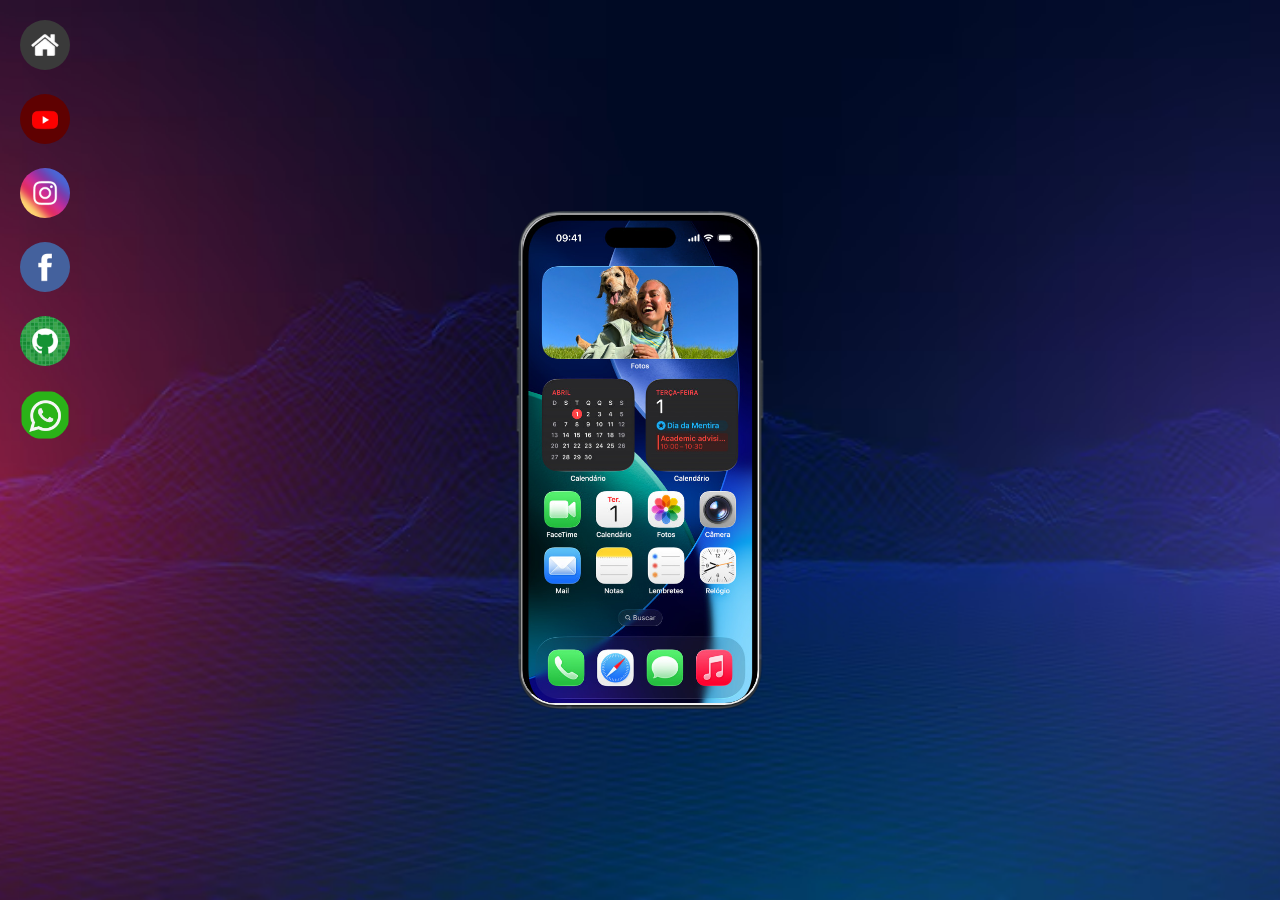
<file: index.html>
<!DOCTYPE html>
<html lang="pt-br">
<head>
    <meta charset="UTF-8">
    <meta name="viewport" content="width=device-width, initial-scale=1.0">
    <title>Minhas Redes Sociais</title>
    <link rel="stylesheet" href="estilos/style.css">
</head>
<body>
    <main>
        <section id="telefone">
            <iframe src="home.html" name="tela" id="tela">
                Seu navegador não é compativel com esse conteudo.
            </iframe>
        </section>
        <section id="redes-sociais">
            <a href="home.html" target="tela"><img src="imagens/logo-home.jpg" alt="home"></a> 
            <a href="youtube.html" target="tela"><img src="imagens/logo-youtube.jpg" alt="youtube"></a> 
            <a href="instagran.html" target="tela"><img src="imagens/logo-instagram.jpg" alt="instagran"></a> 
            <a href="facebook.html" target="tela"><img src="imagens/logo-facebook.jpg" alt="facebook"></a> 
            <a href="github.html" target="tela"><img src="imagens/logo-github.jpg" alt="github"></a> 
            <a href="whatsapp.html" target="tela"><img src="imagens/logo do whatsapp.png" alt="whatsapp"></a>

        </section>
    </main>
</body>
</html>
</file>
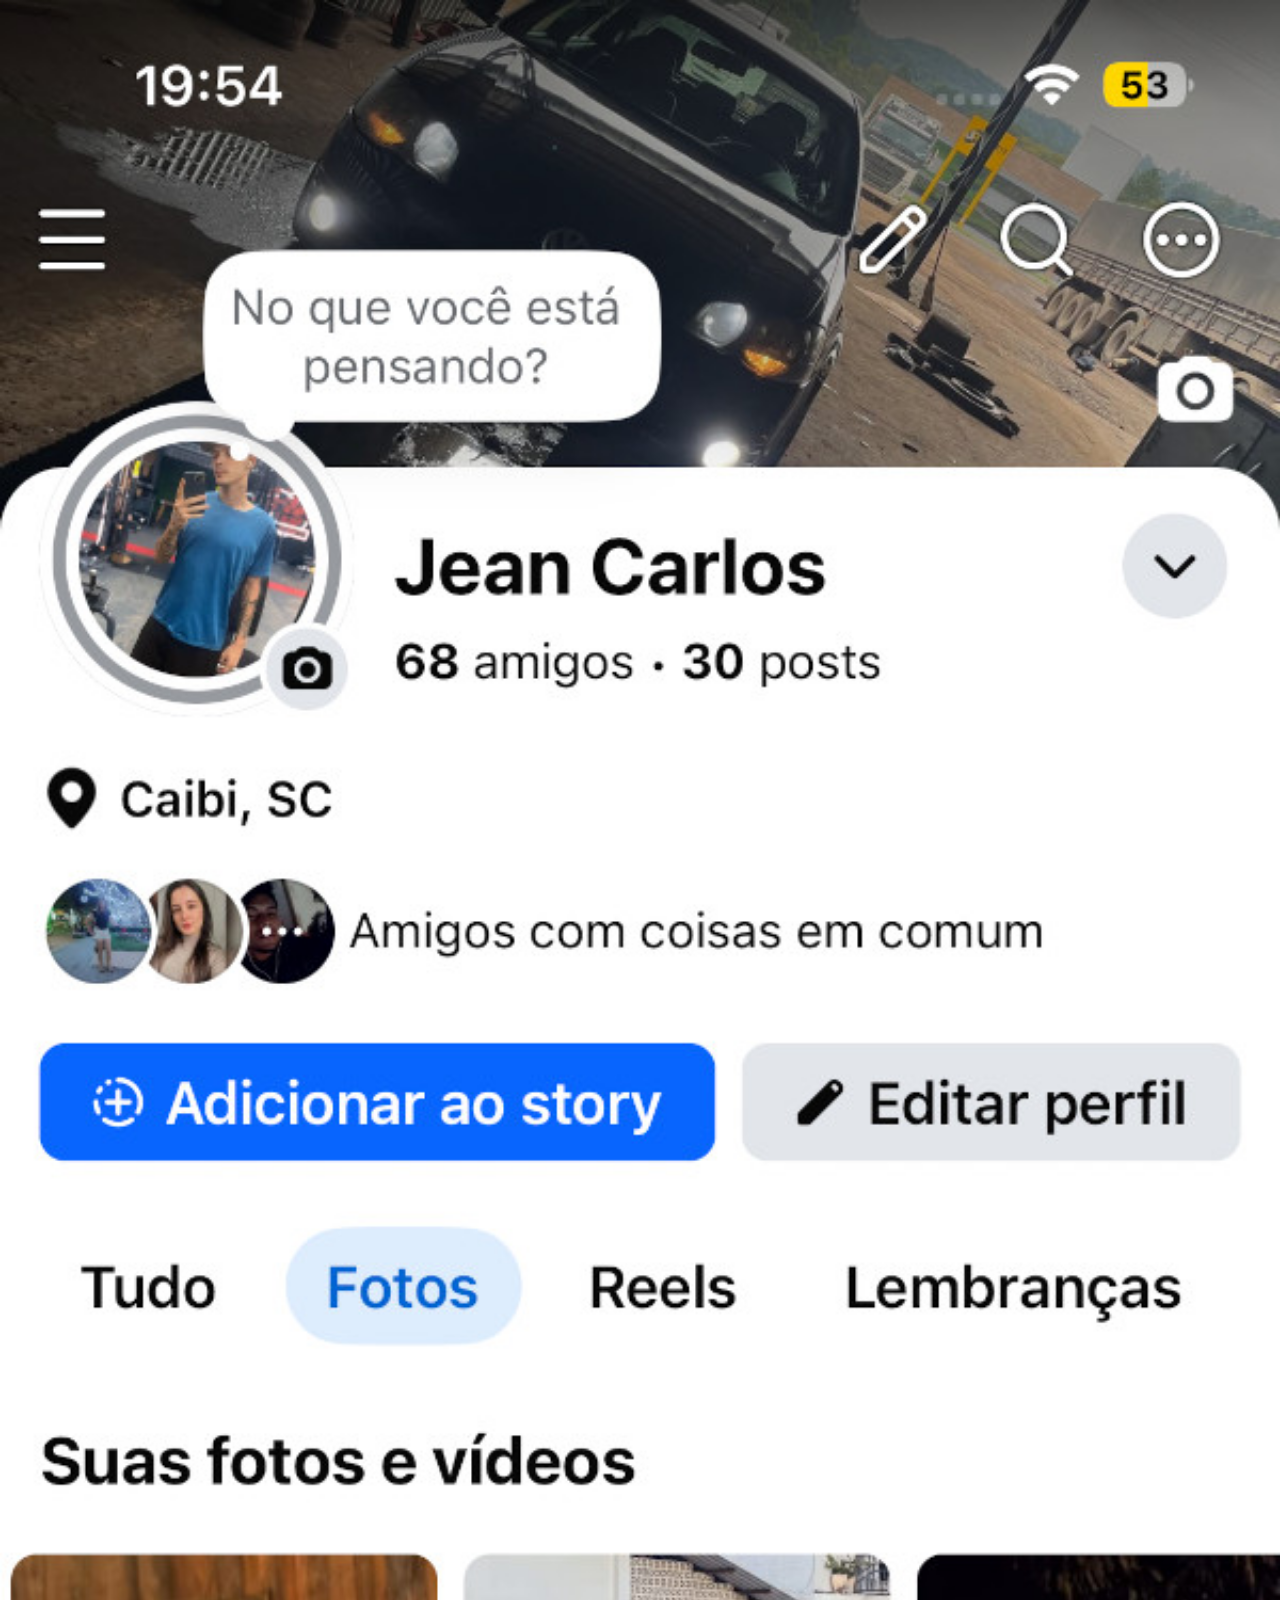
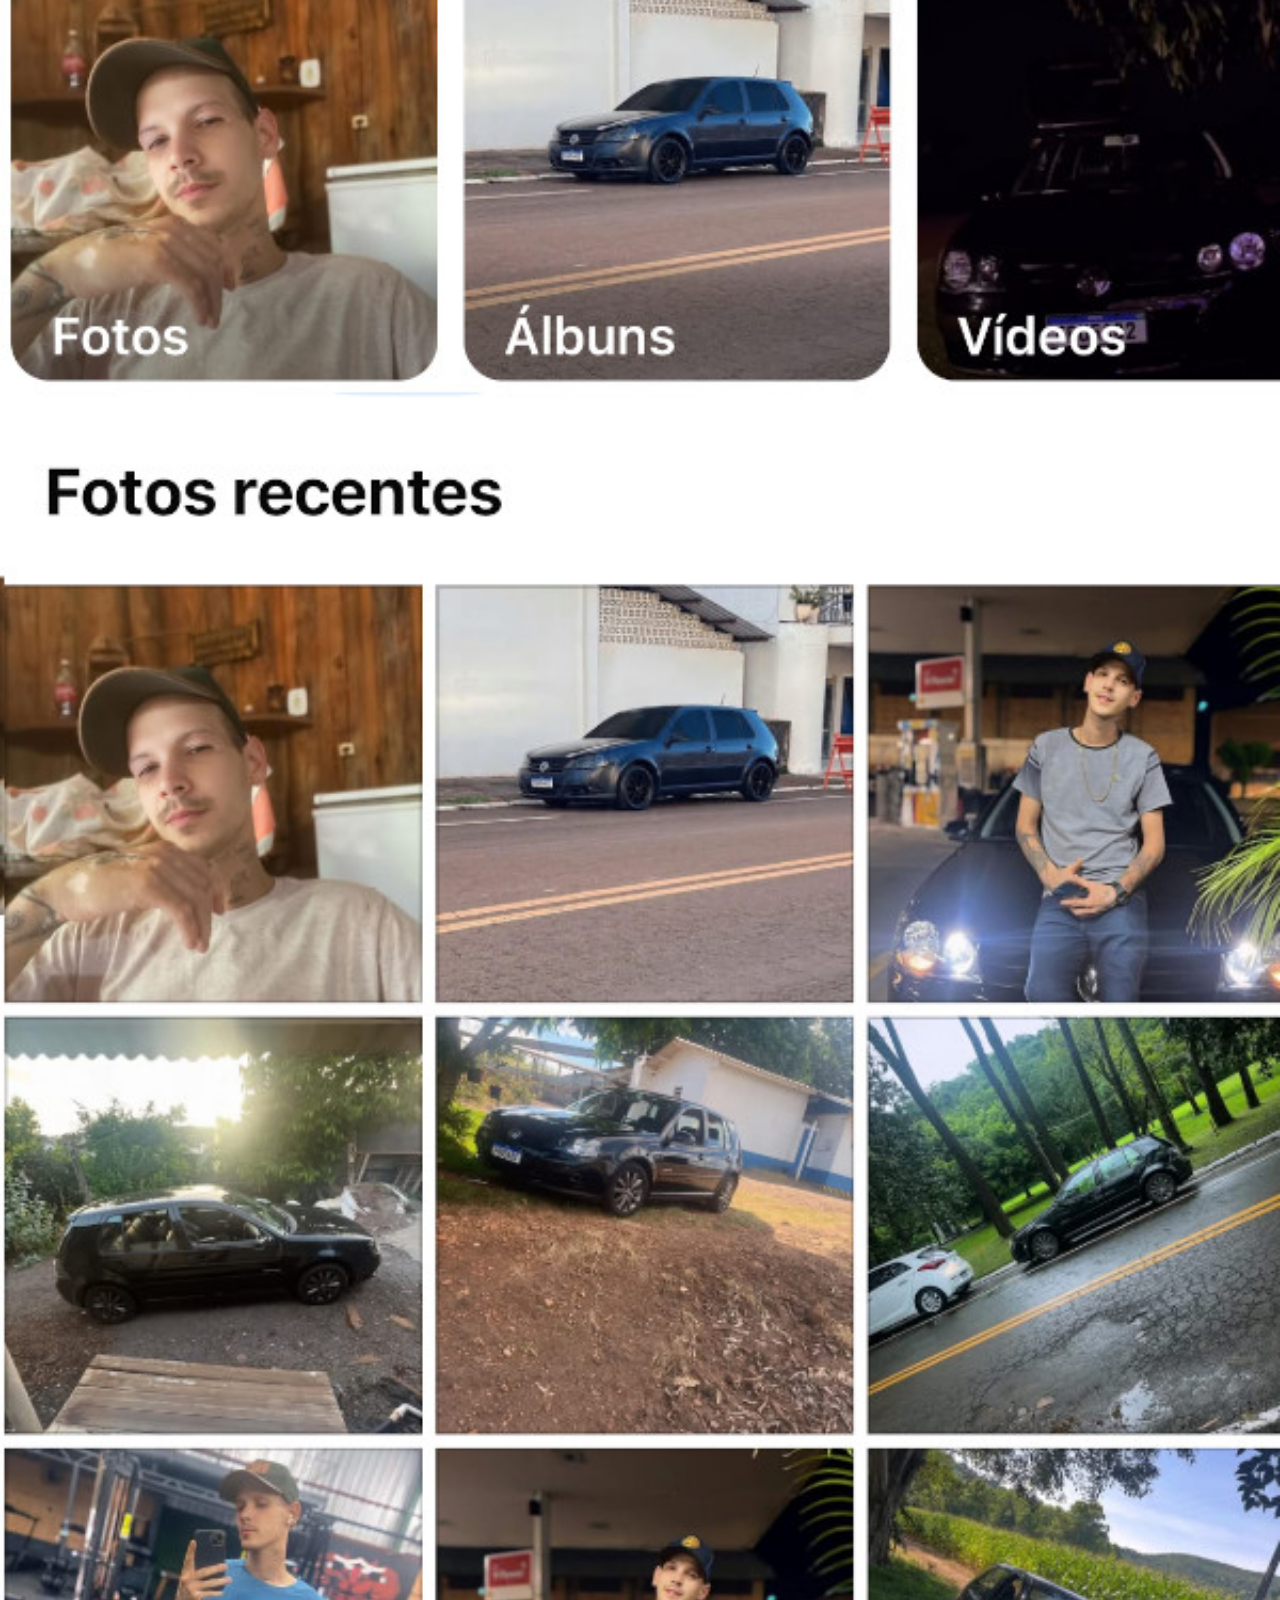
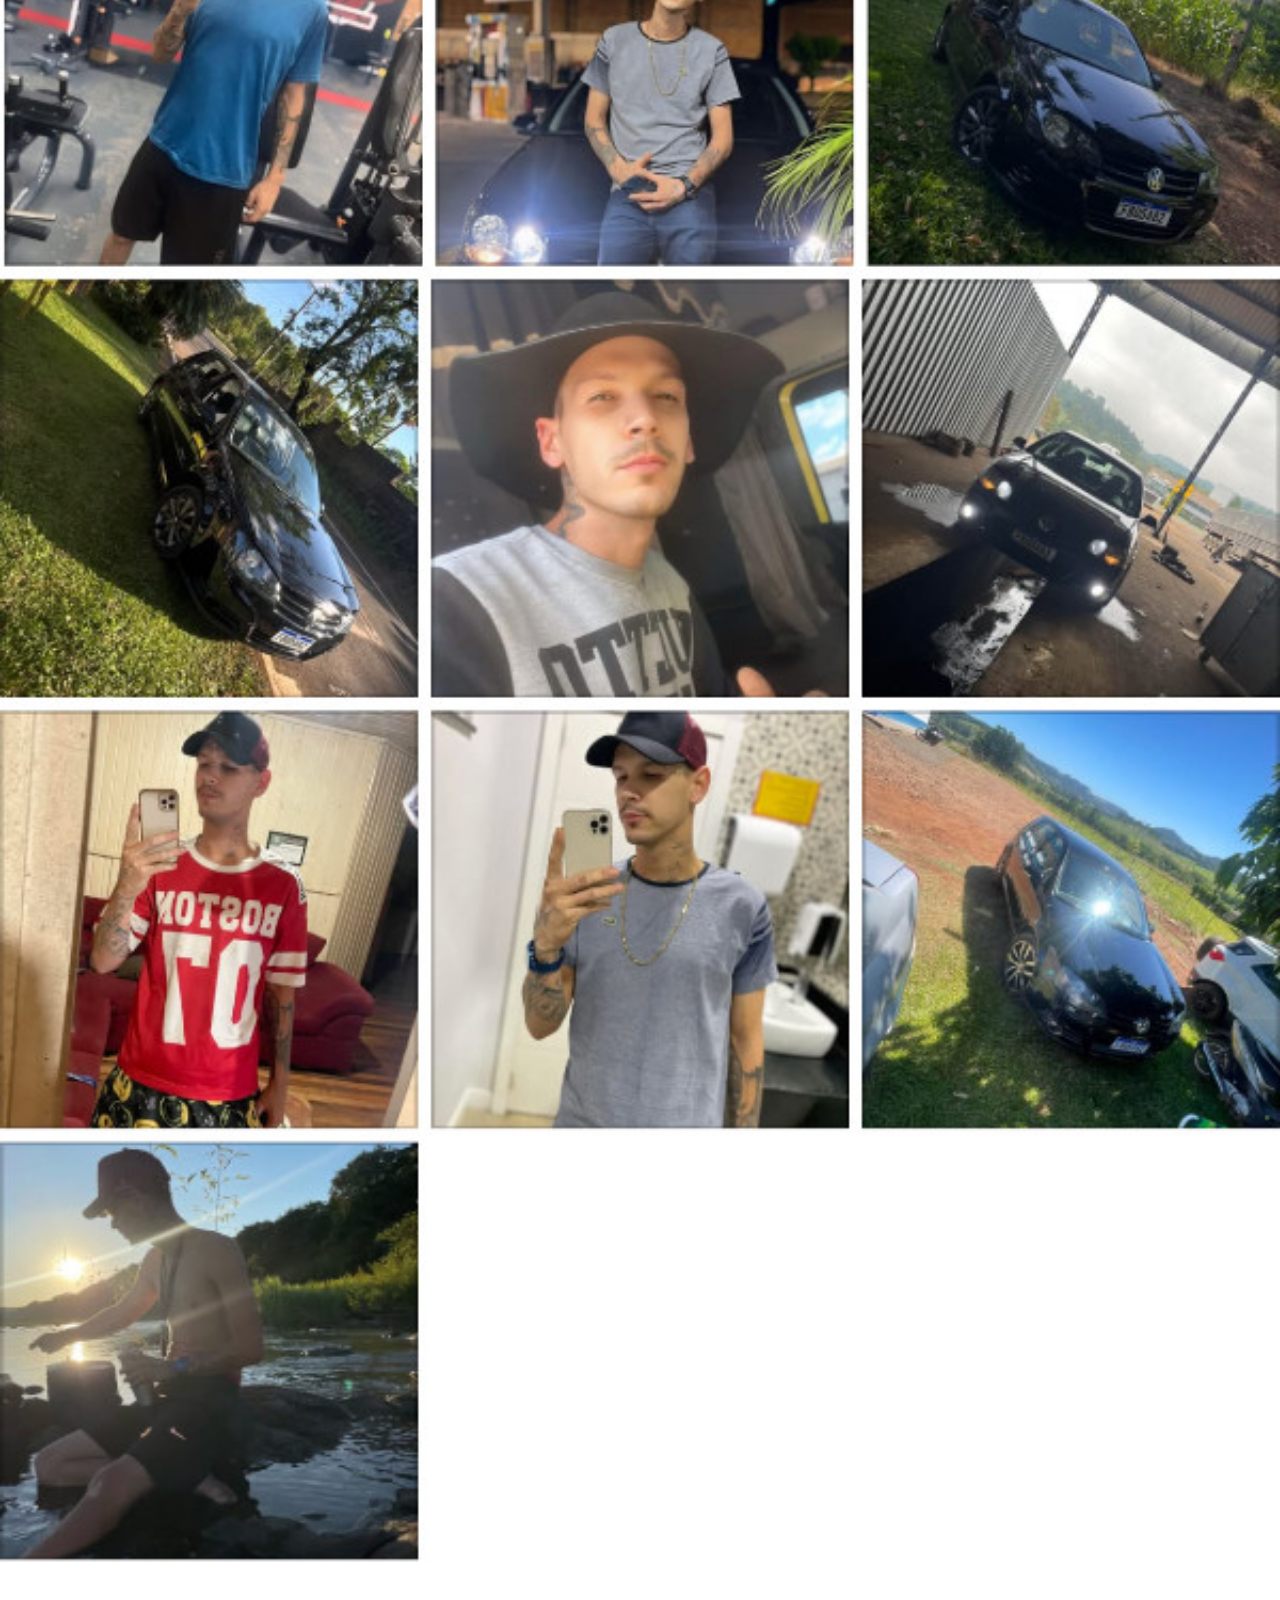
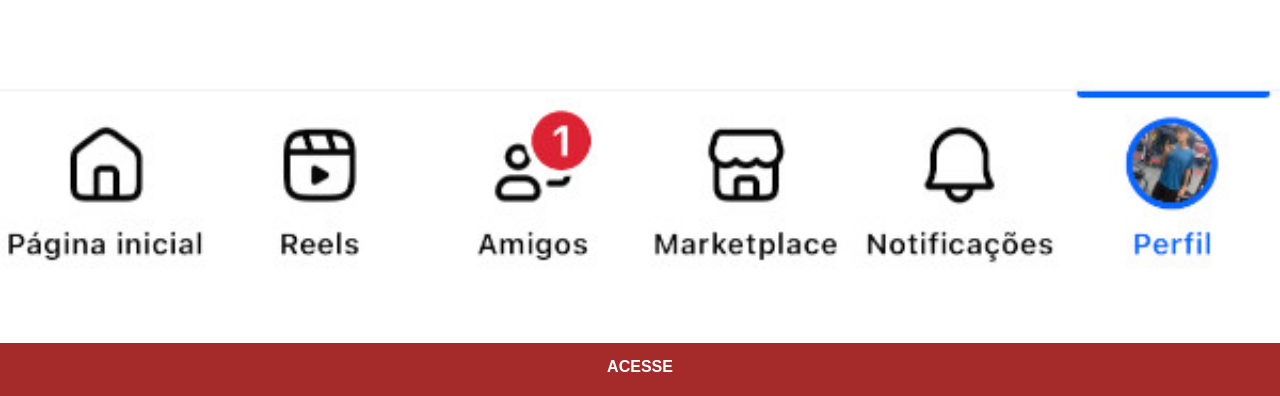
<file: facebook.html>
<!DOCTYPE html>
<html lang="pt-br">
<head>
    <meta charset="UTF-8">
    <meta name="viewport" content="width=device-width, initial-scale=1.0">
    <title>facebook</title>
   <link rel="stylesheet" href="estilos/social.css">
</head>
<body>
    <img src="imagens/tela do facebook.jpg" alt="facebook">
    <a href="https://www.facebook.com/profile.php?id=61572166689645" target="_blank">ACESSE</a>
</body>
</html>
</file>
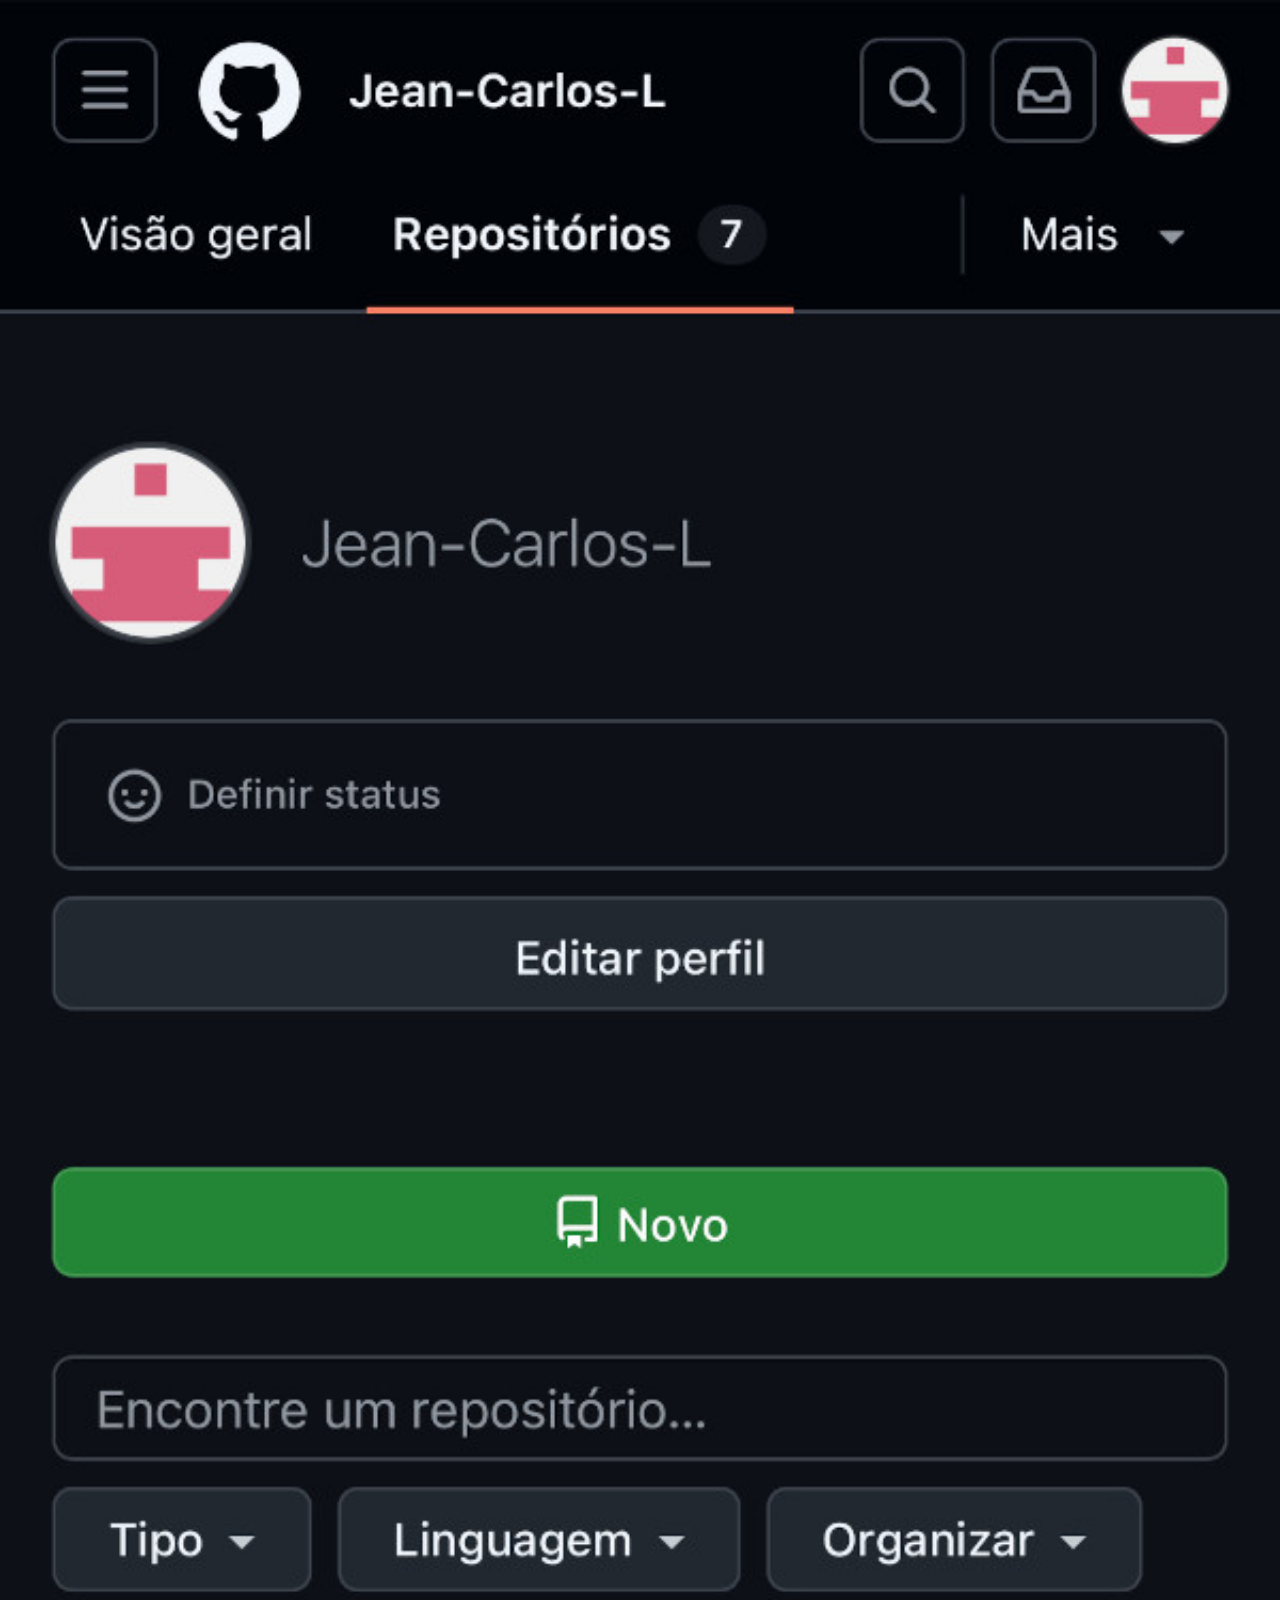
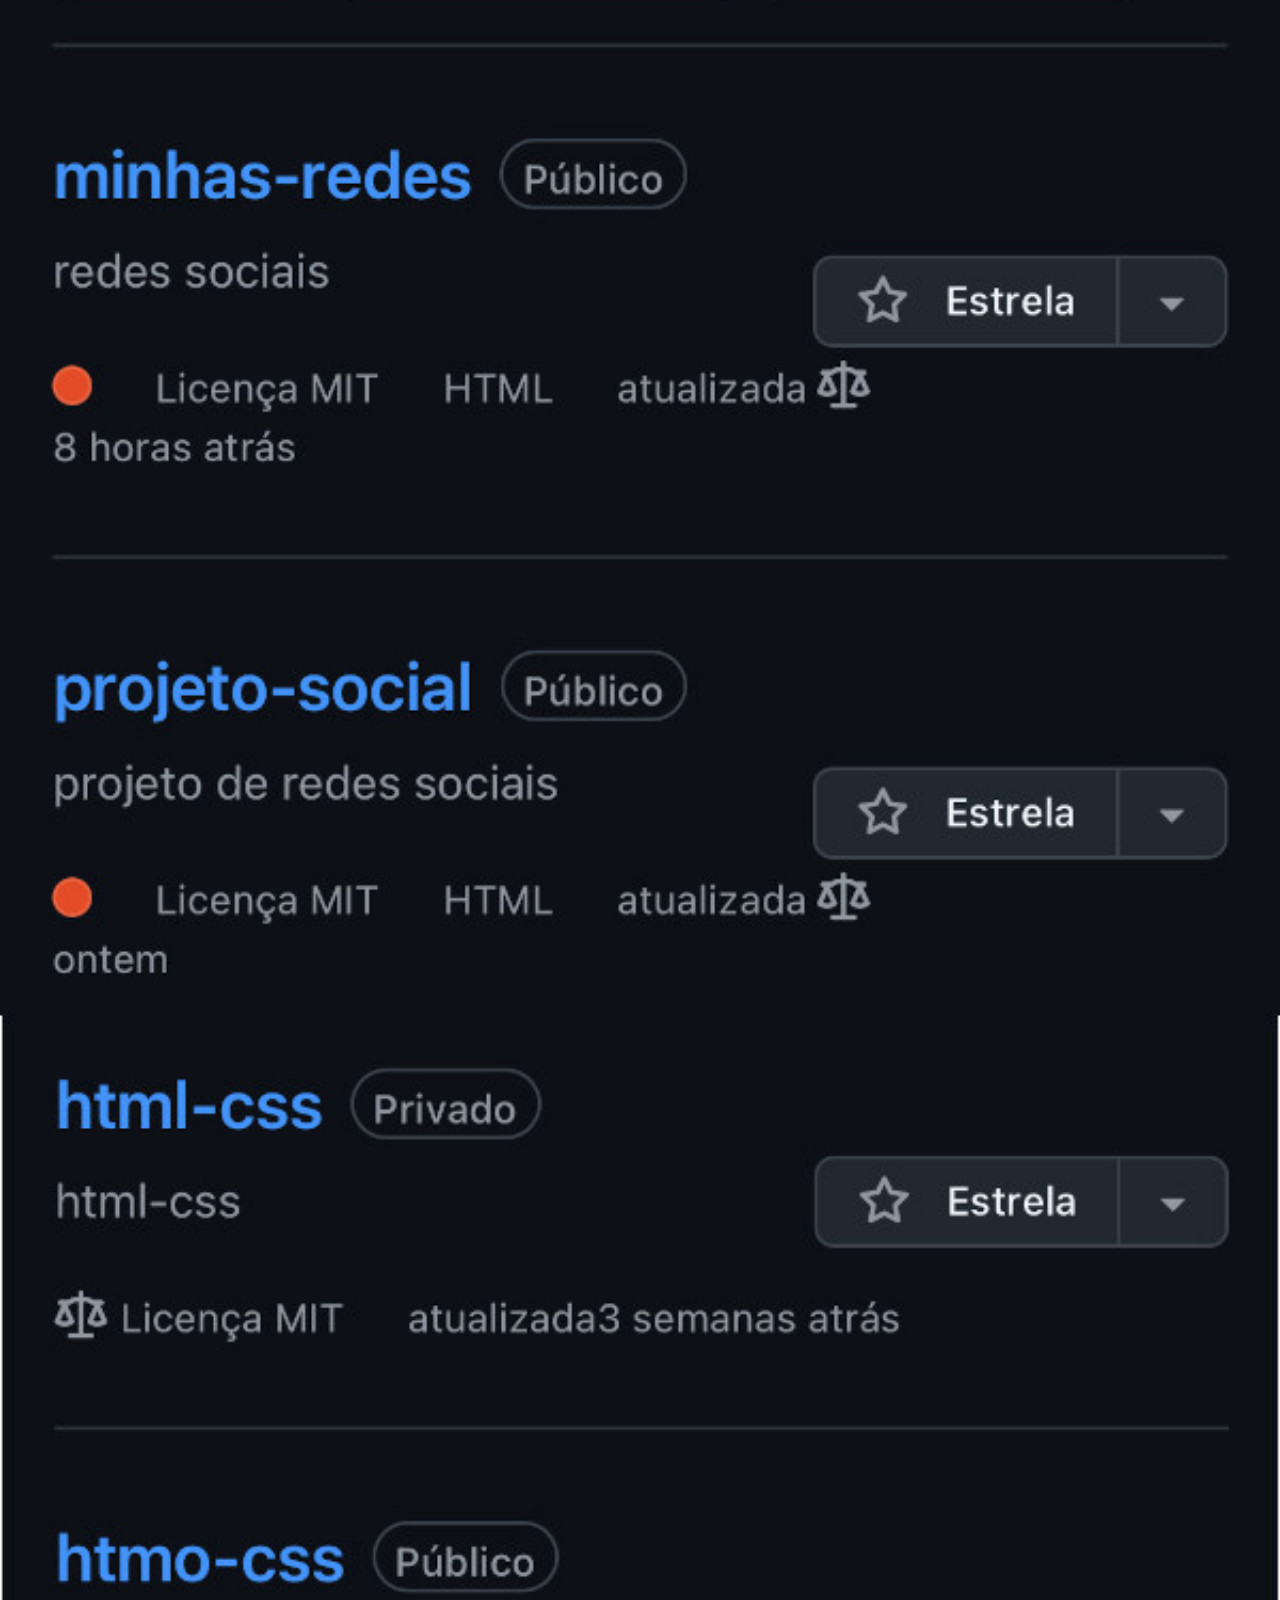
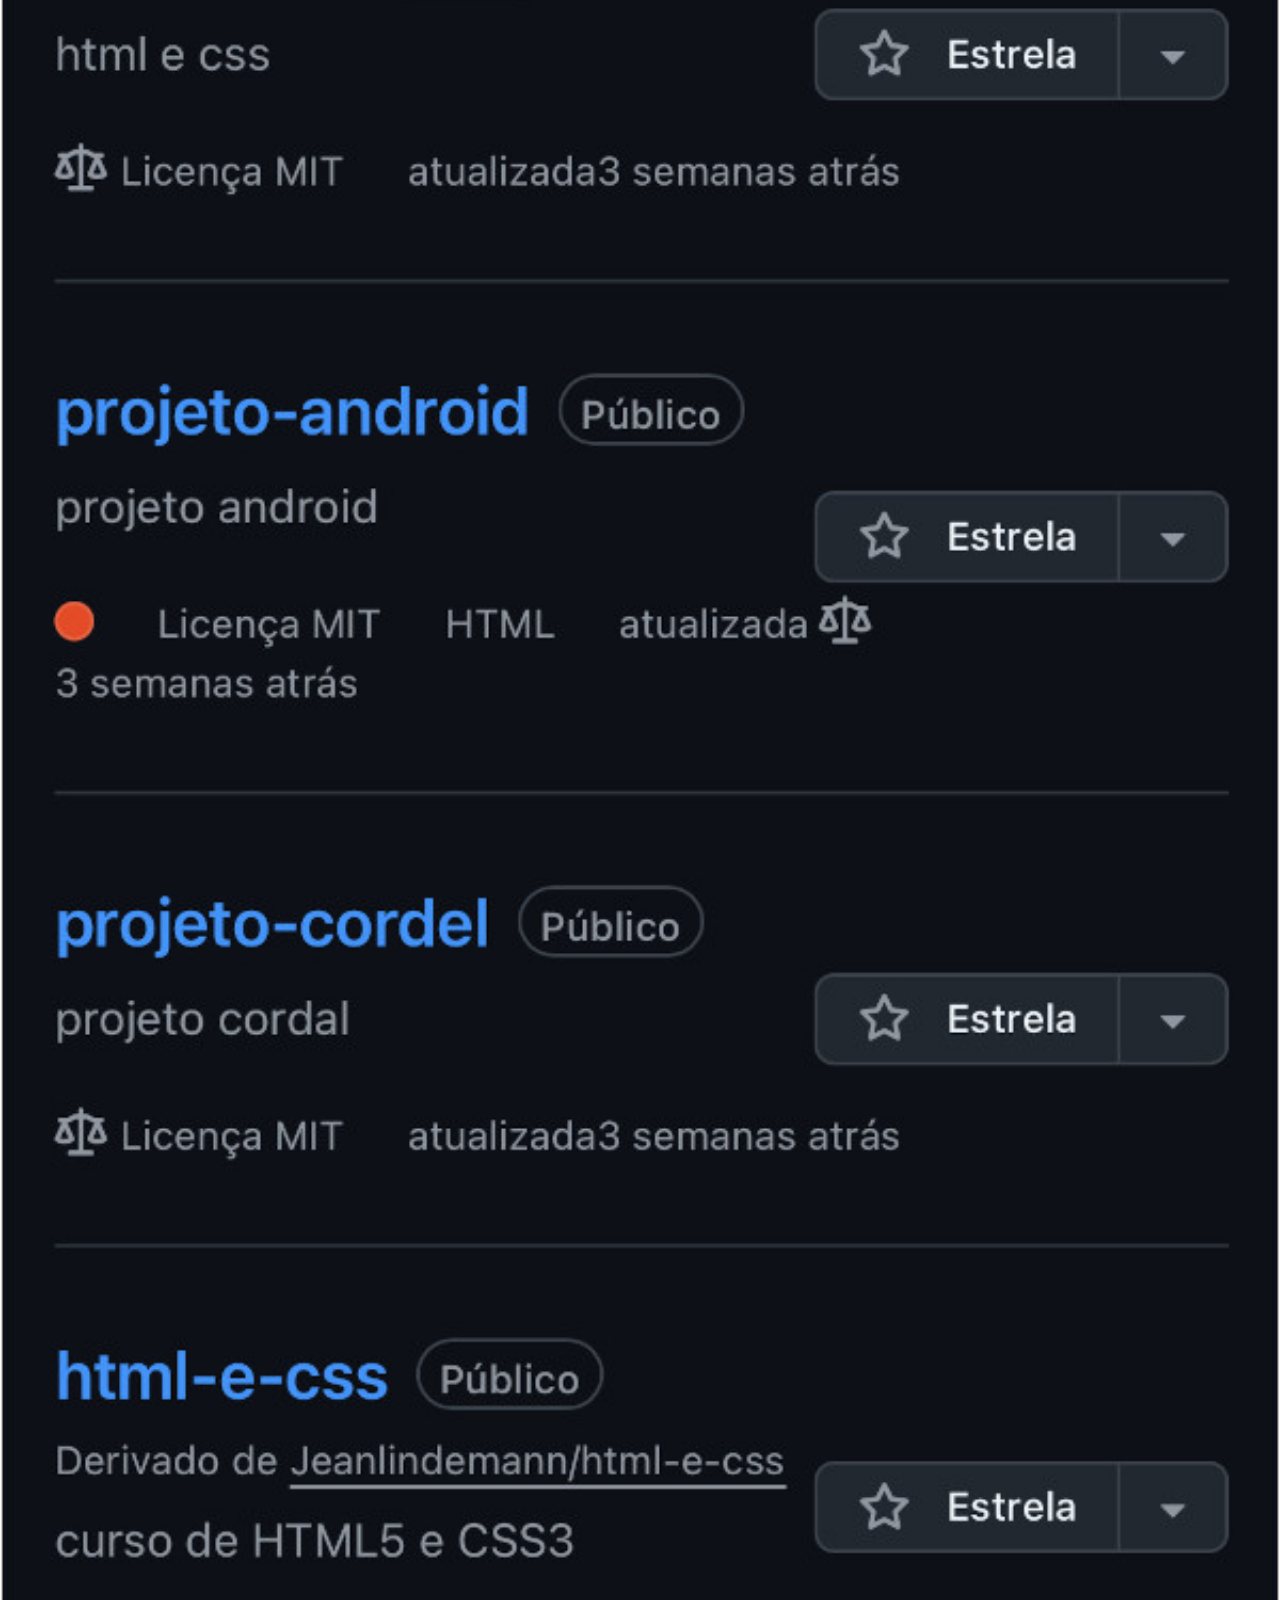
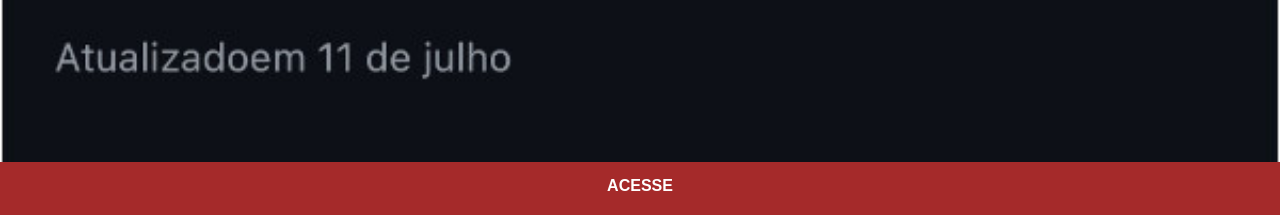
<file: github.html>
<!DOCTYPE html>
<html lang="pt-br">
<head>
    <meta charset="UTF-8">
    <meta name="viewport" content="width=device-width, initial-scale=1.0">
    <title>Github</title>
    <link rel="stylesheet" href="estilos/social.css">
</head>
<body>
    <img src="imagens/git hub.jpg" alt="github">
    <a href="https://github.com/jeancarlos-L?tab=repositories">ACESSE</a>
</body>
</html>
</file>
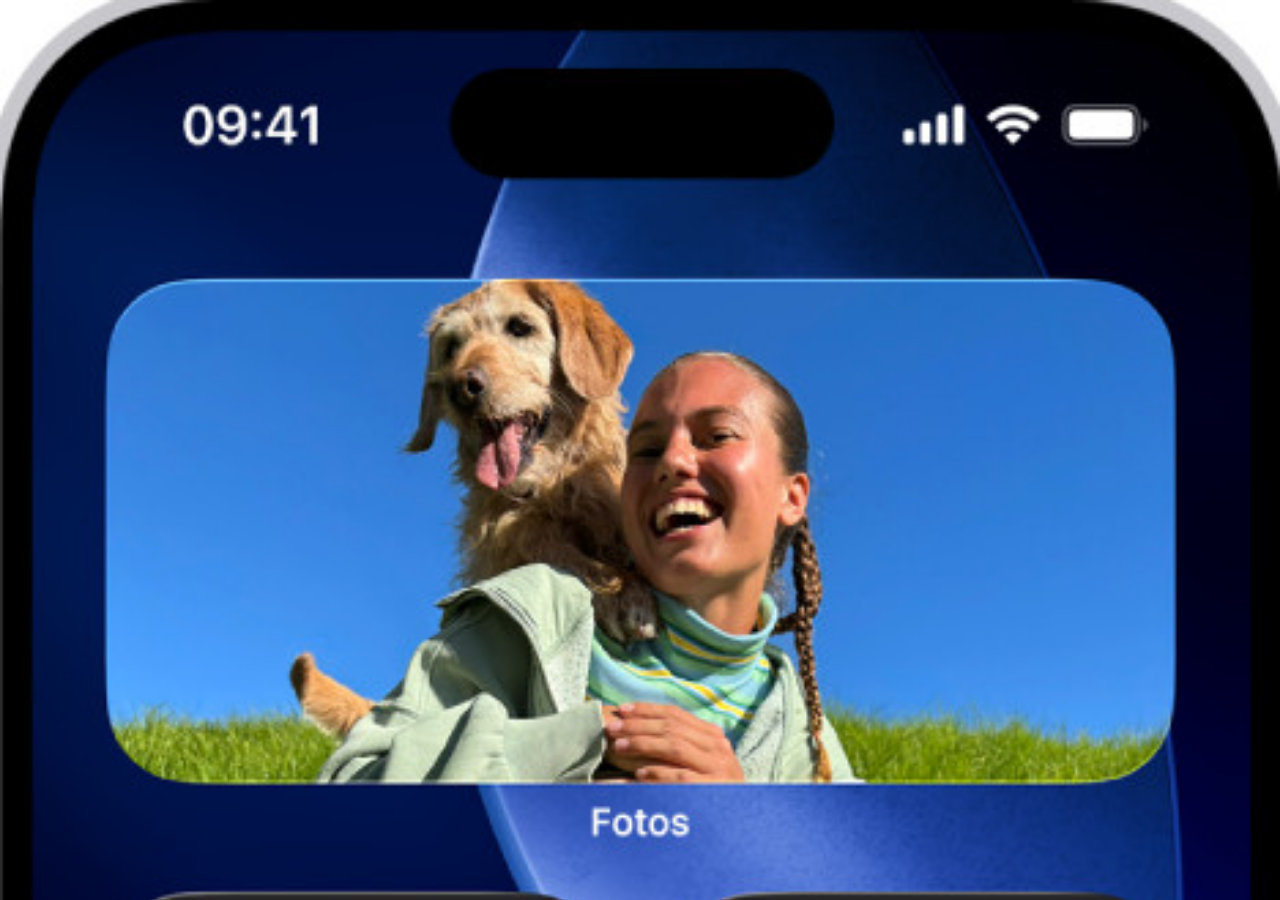
<file: home.html>
<!DOCTYPE html>
<html lang="pt-br">
<head>
    <meta charset="UTF-8">
    <meta name="viewport" content="width=device-width, initial-scale=1.0">
    <title>Home</title>
    <style>
        *{
            margin: 0px;
            padding: 0px;
        }
        body{
            width: 100vw;
            height: 100vh;
            background: black url('imagens/home.jpg') no-repeat top center;
            background-size: cover;
        }
    </style>
</head>
<body>
    
</body>
</html>
</file>
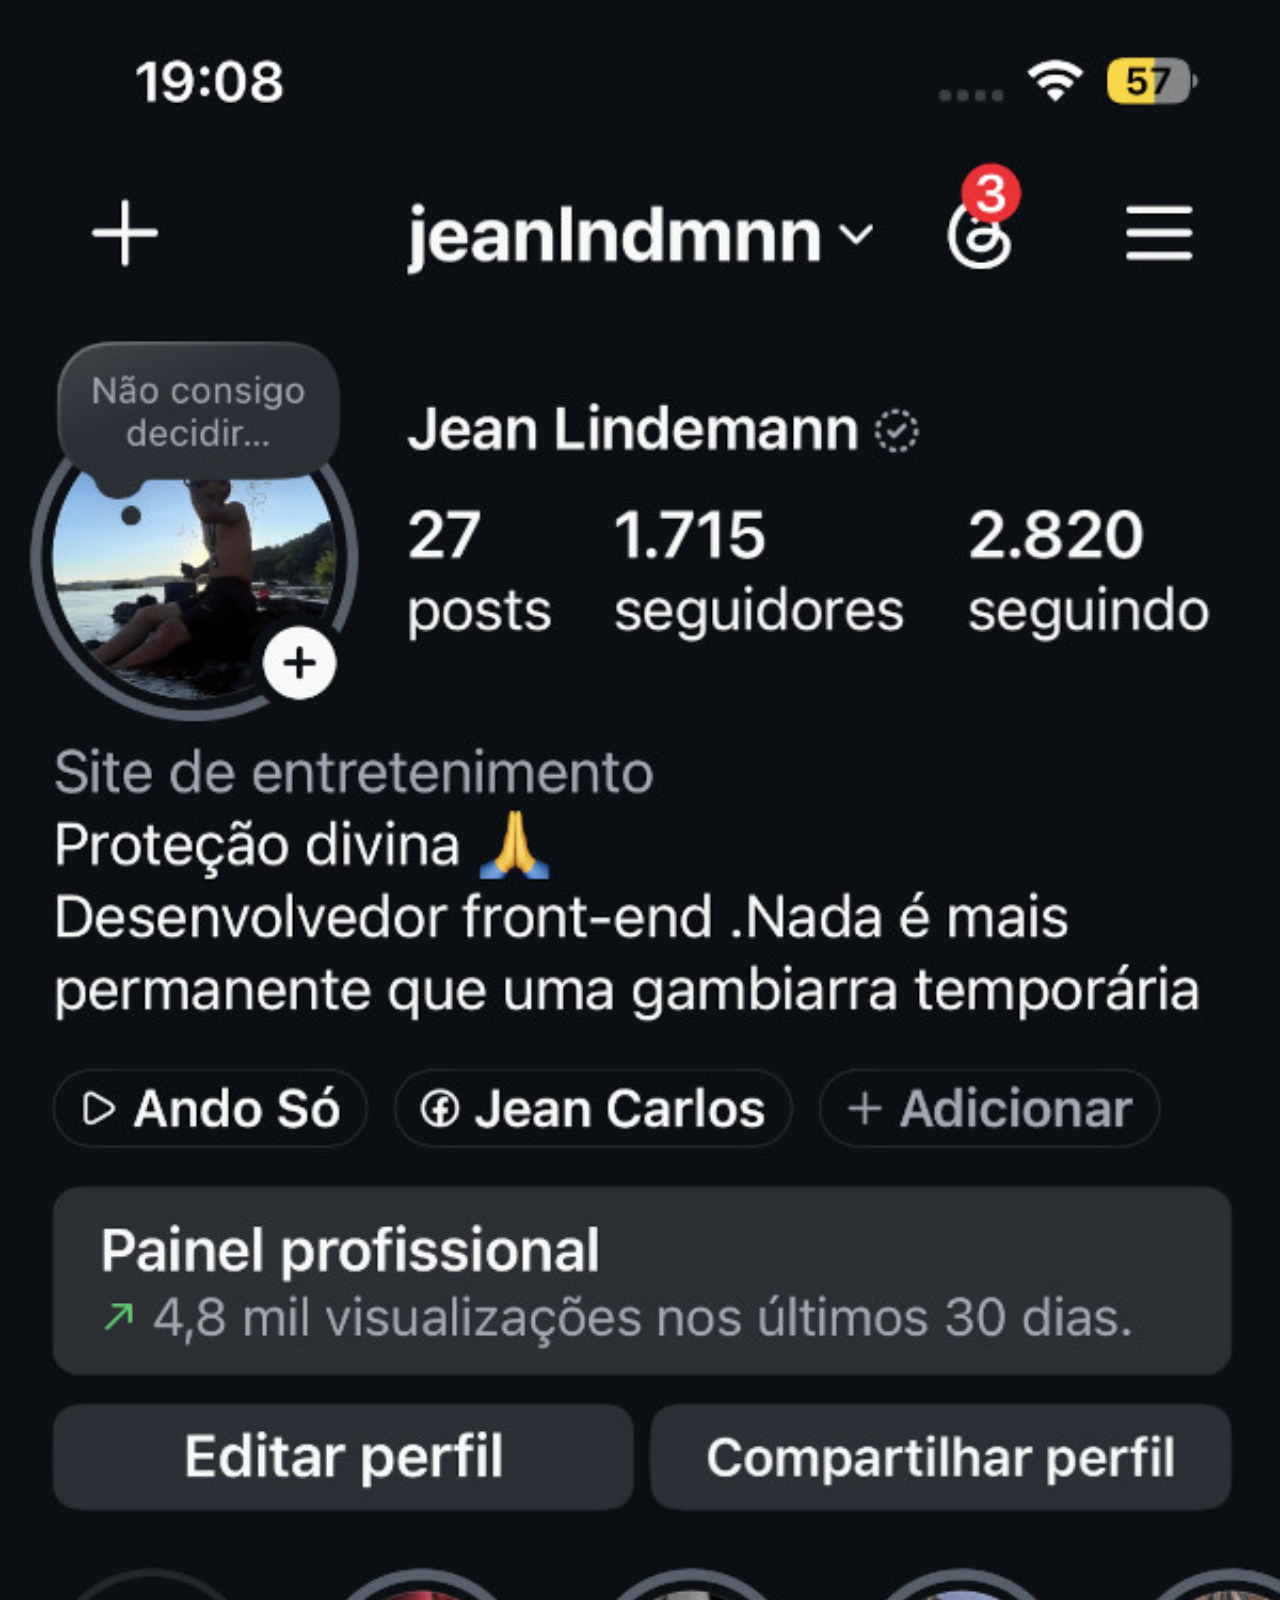
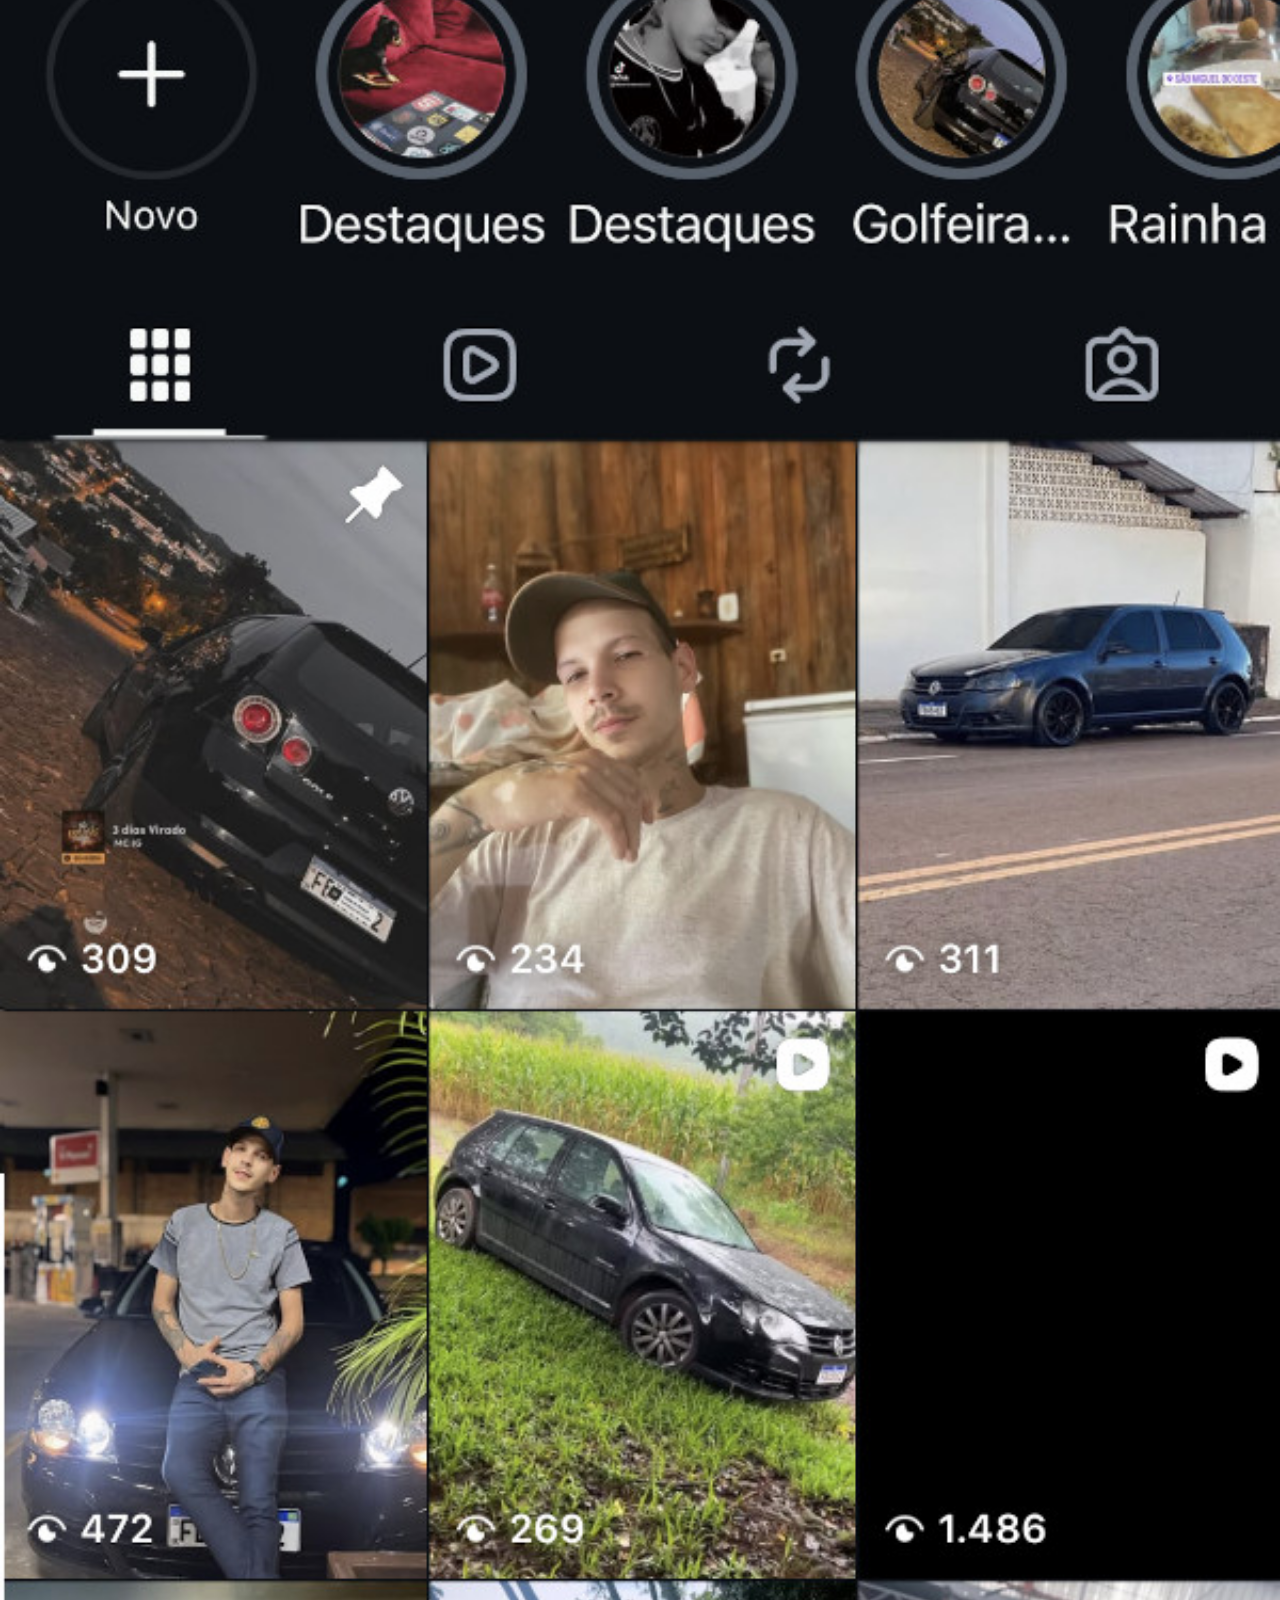
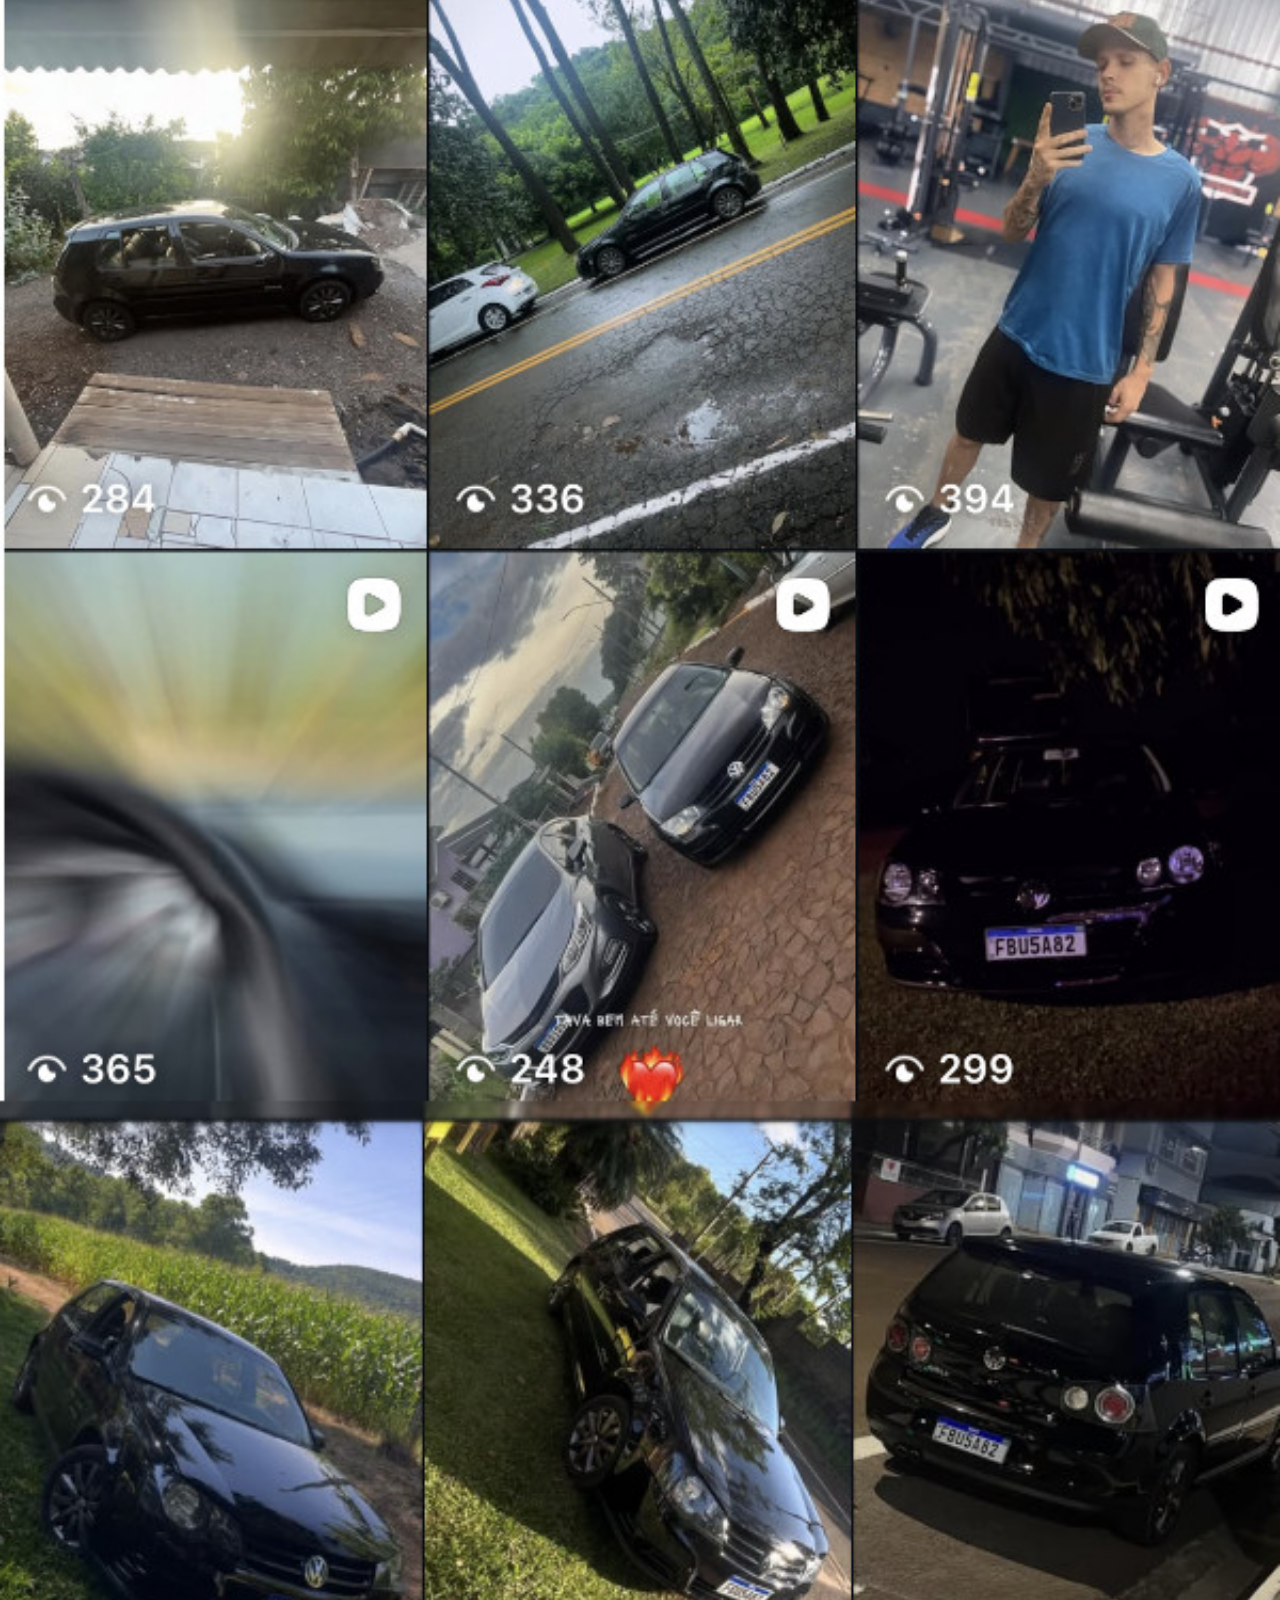
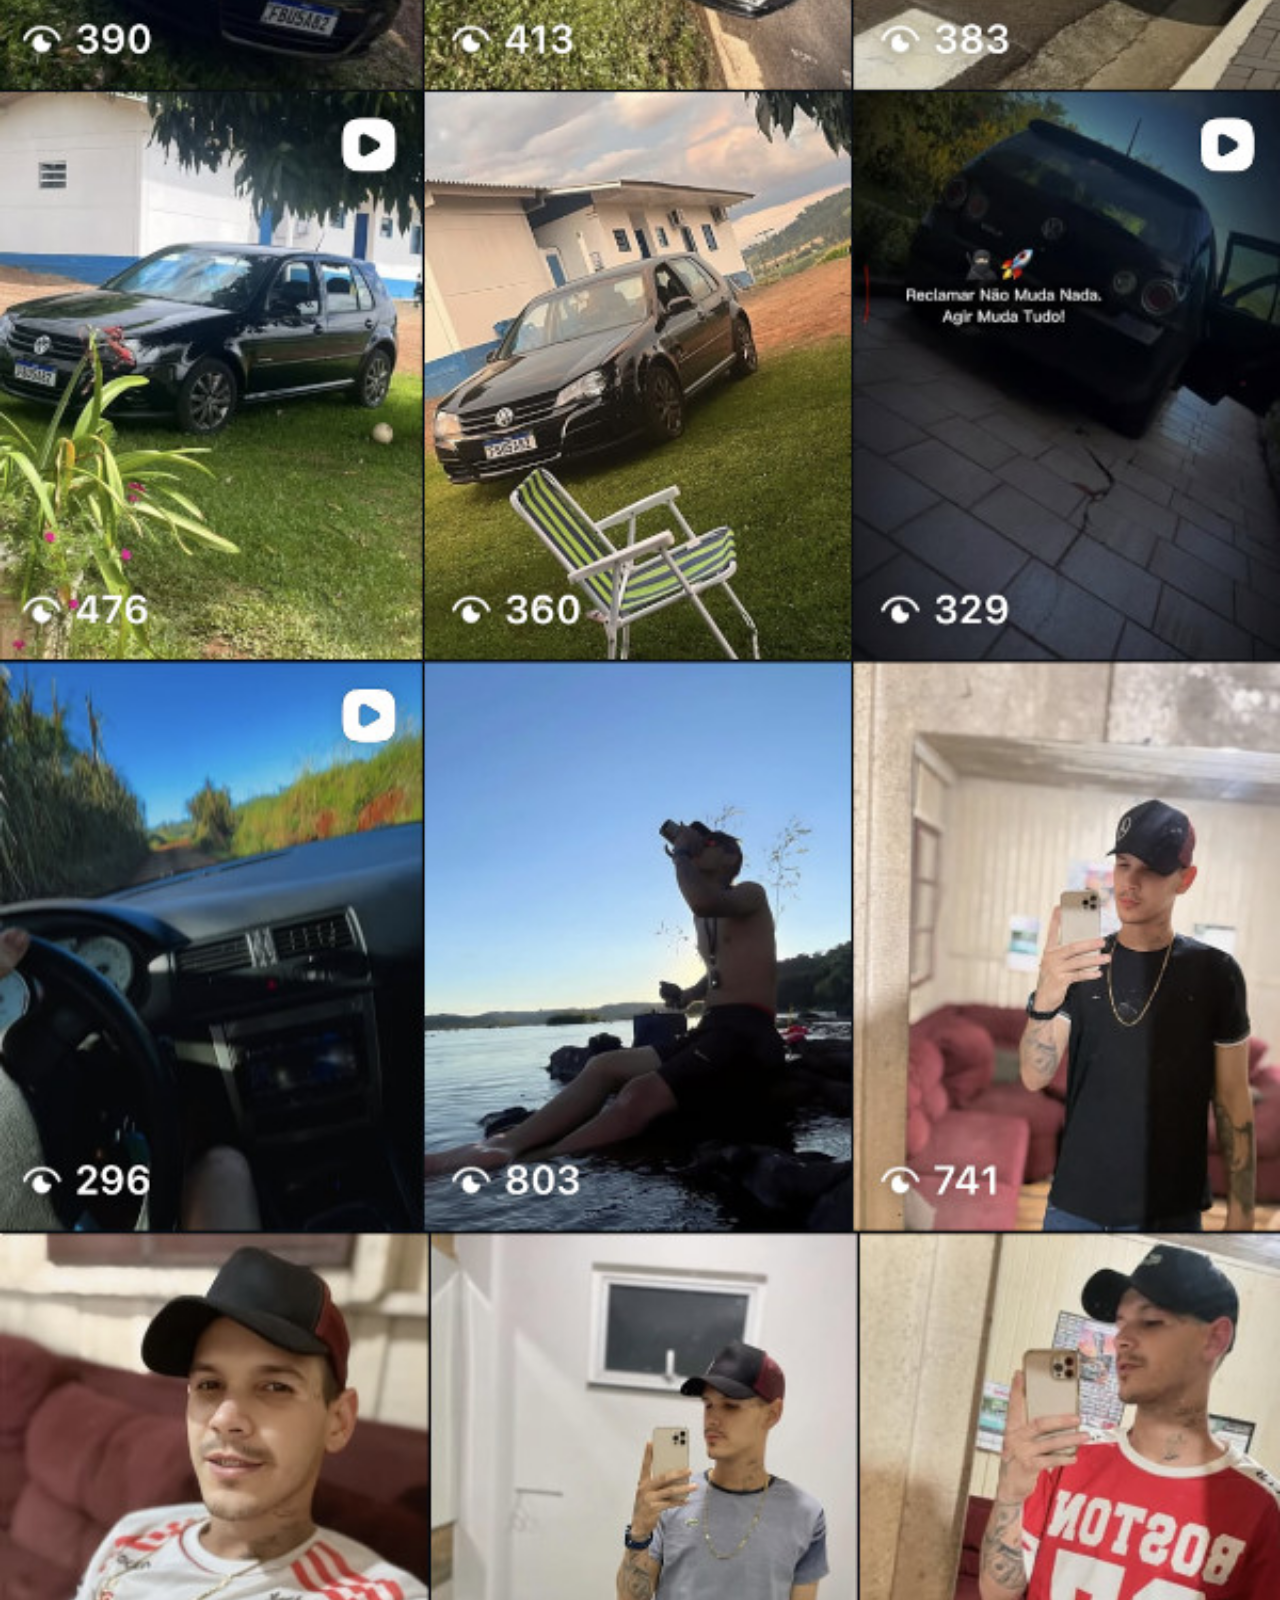
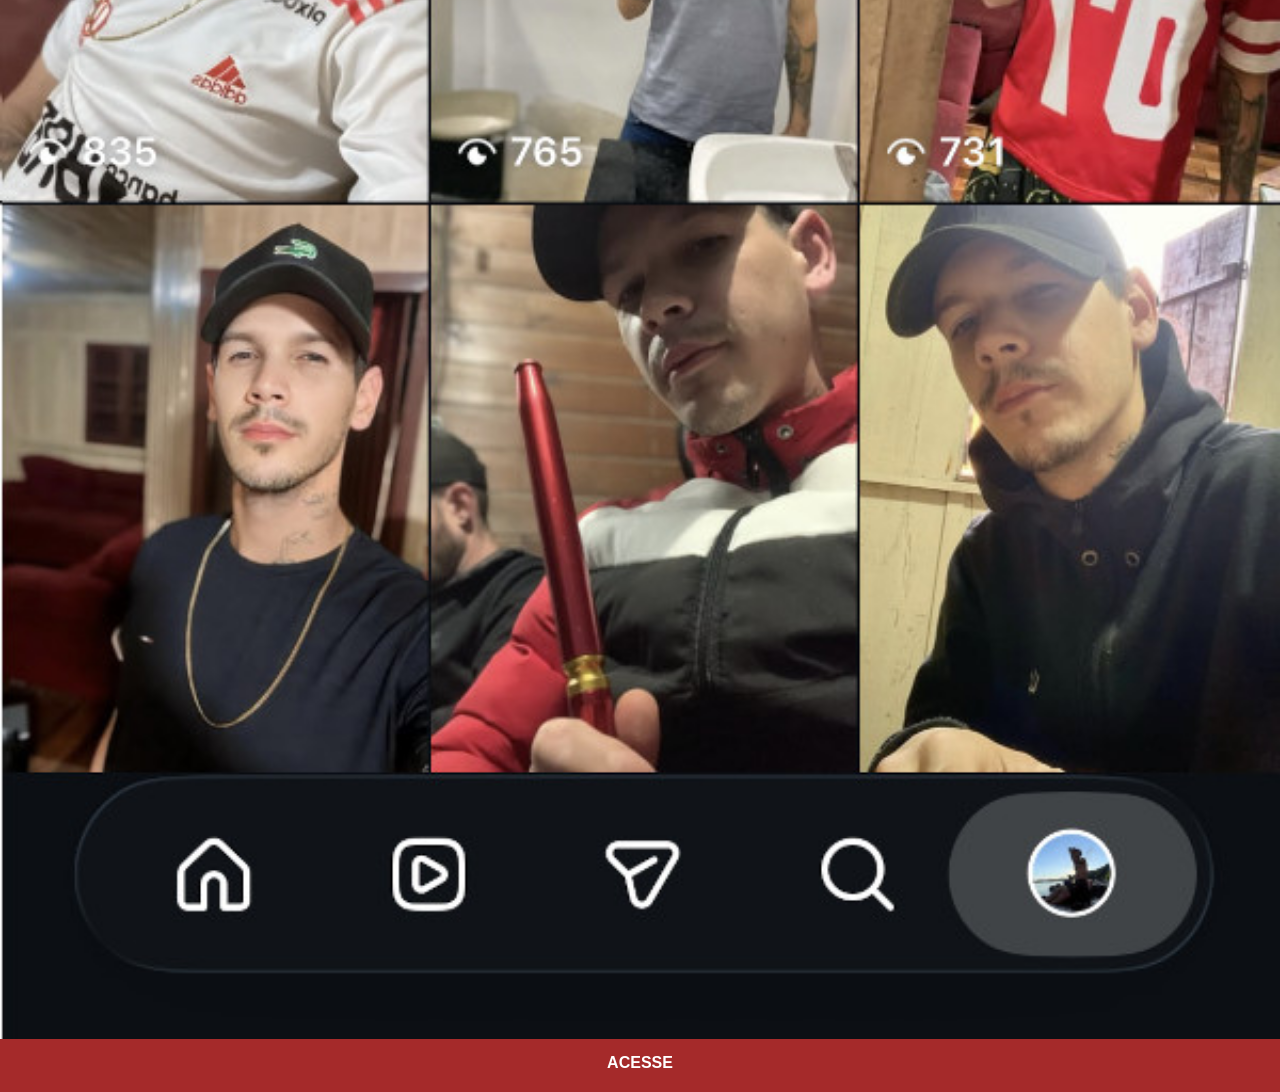
<file: instagran.html>
<!DOCTYPE html>
<html lang="pt-br">
<head>
    <meta charset="UTF-8">
    <meta name="viewport" content="width=device-width, initial-scale=1.0">
    <title>instagran</title>
    <link rel="stylesheet" href="estilos/social.css">
</head>
<body>
    <img src="imagens/tela instagran.jpg" alt="instagran">
    <a href="https://www.instagram.com/jeanlndmnn/" target="_blank">ACESSE</a>
</body>
</html>
</file>
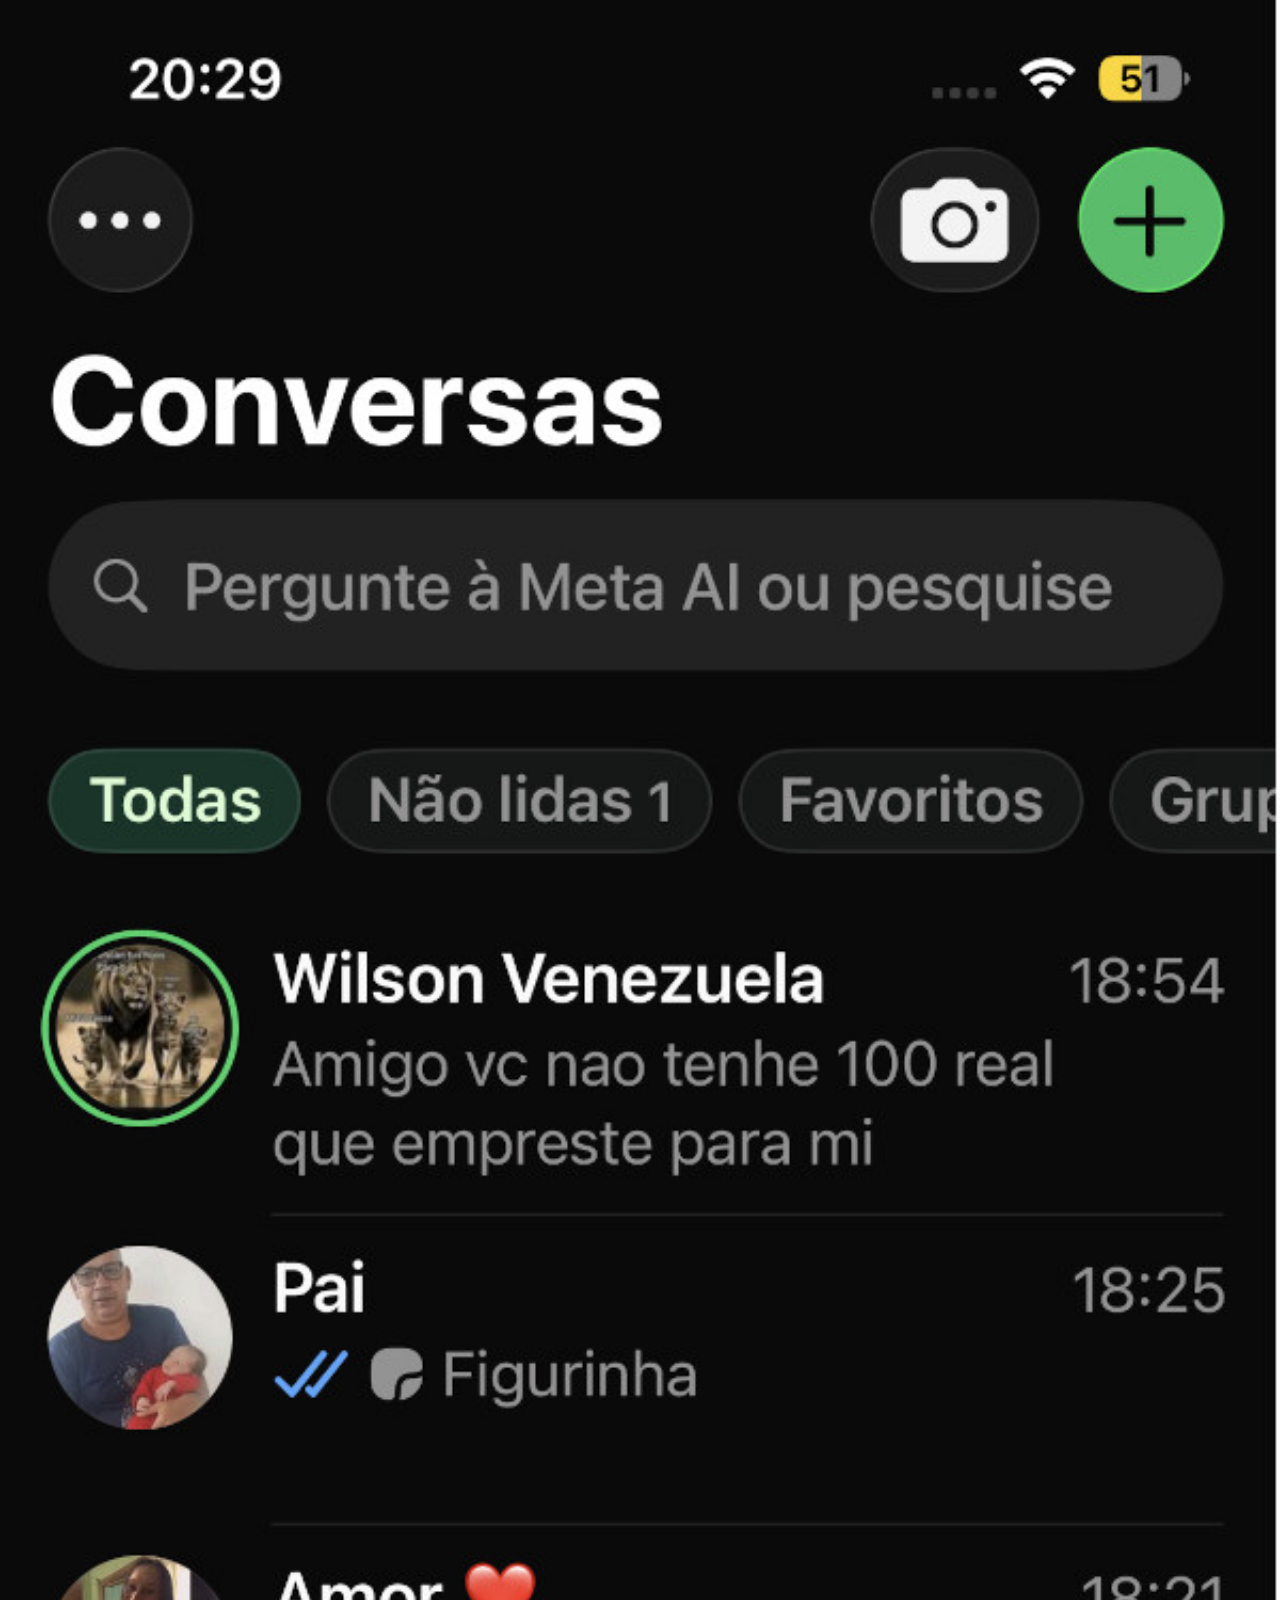
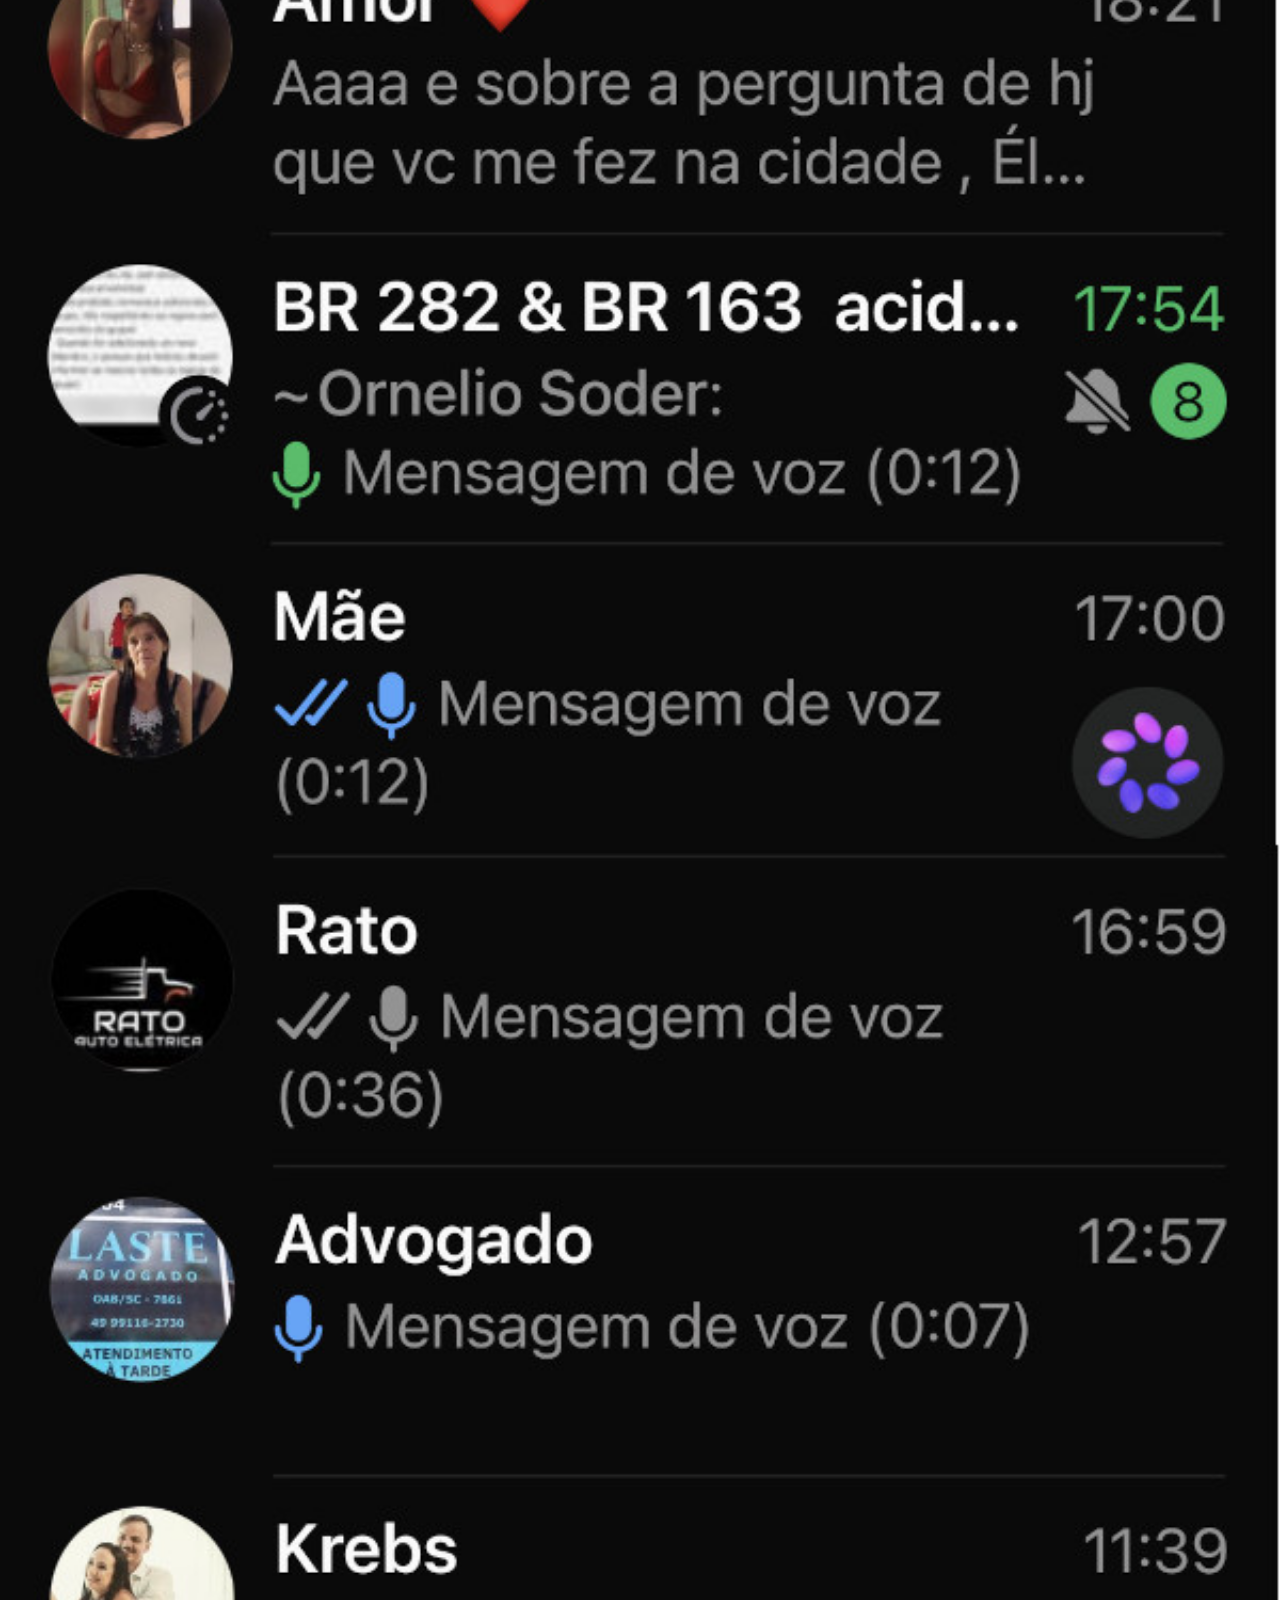
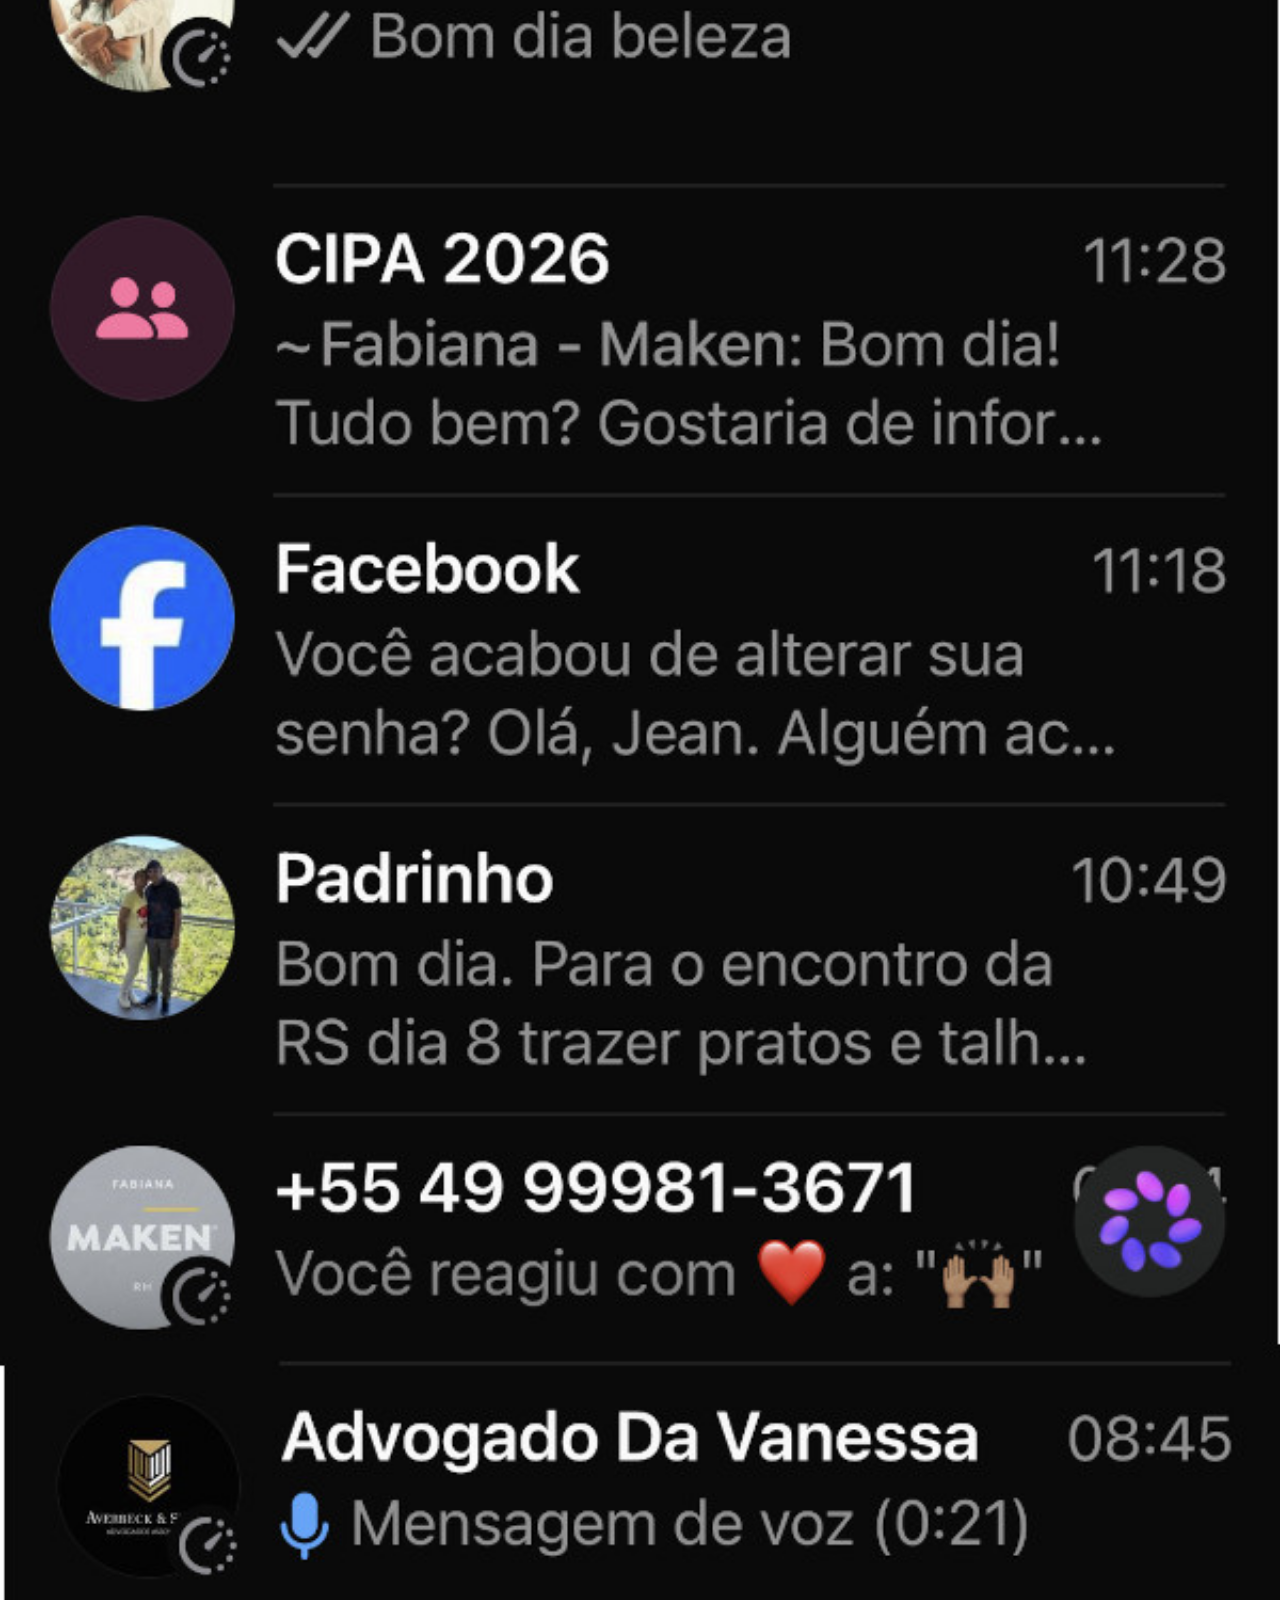
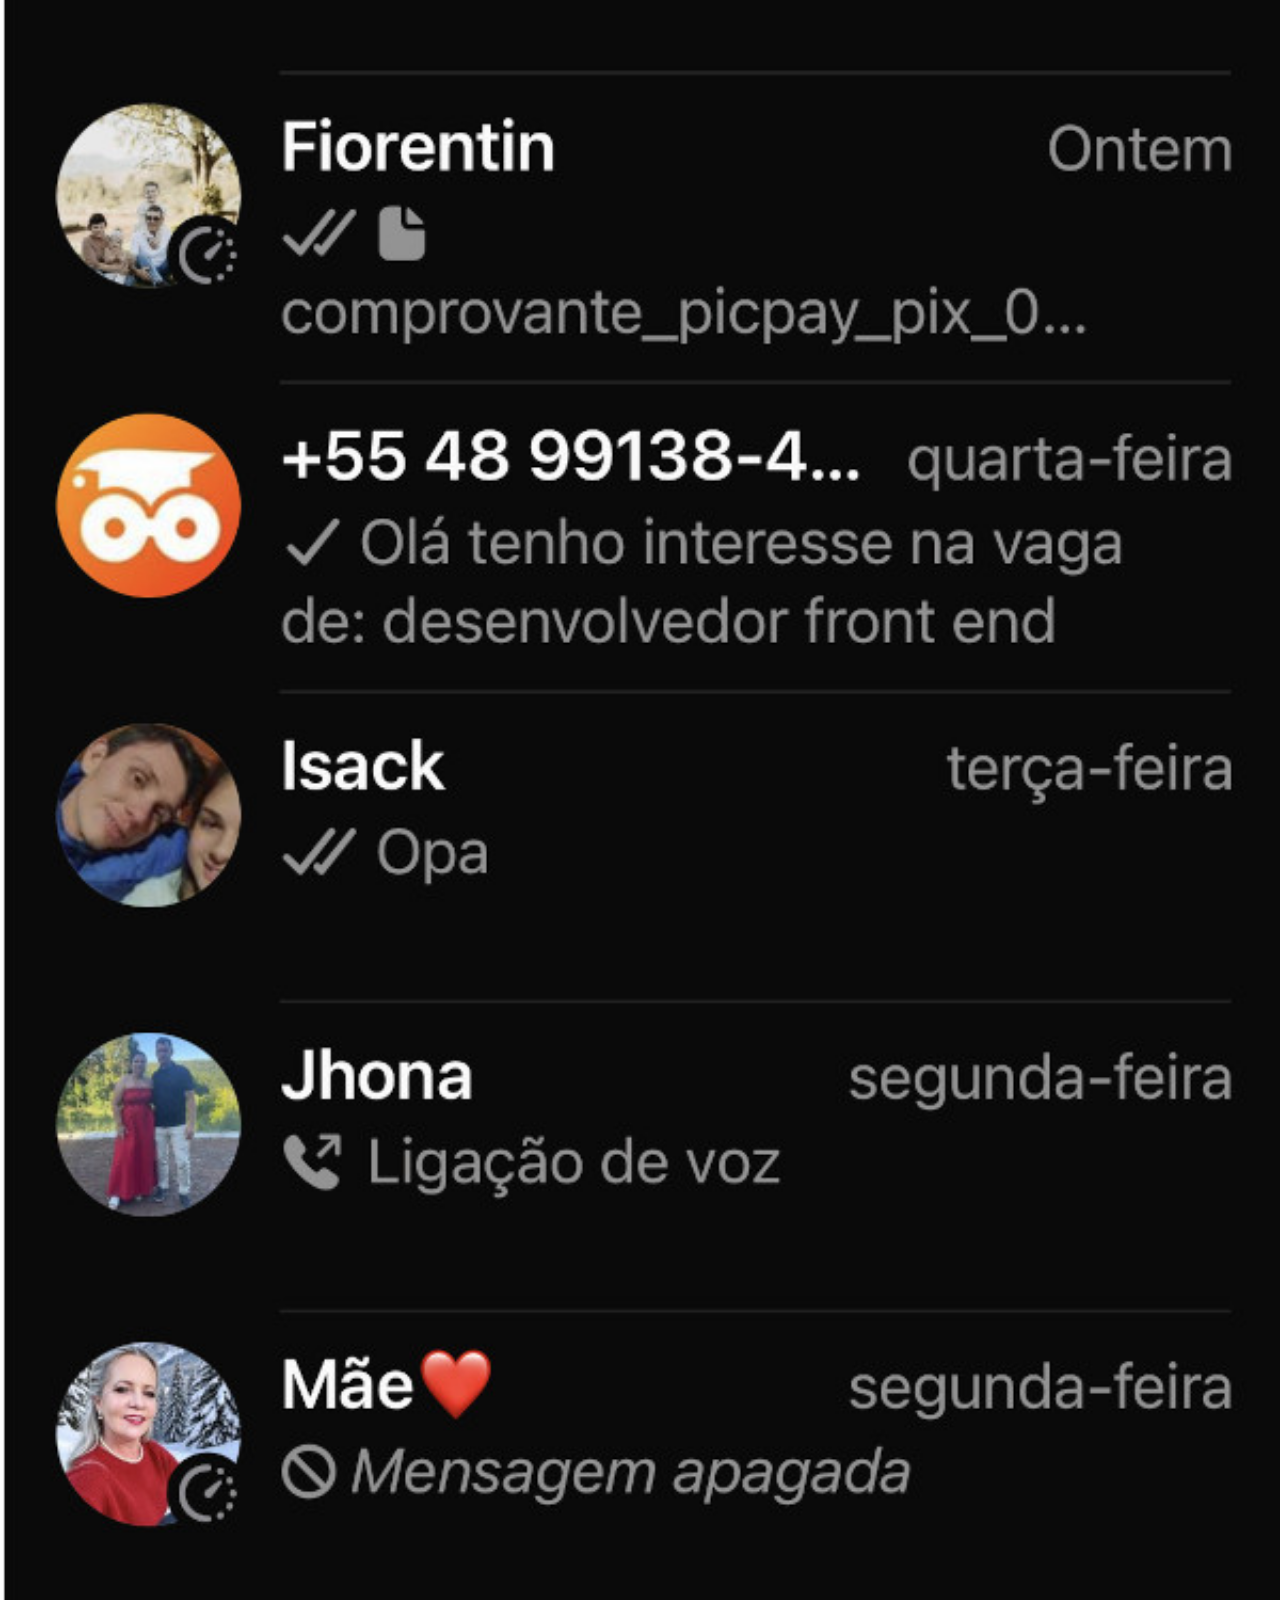
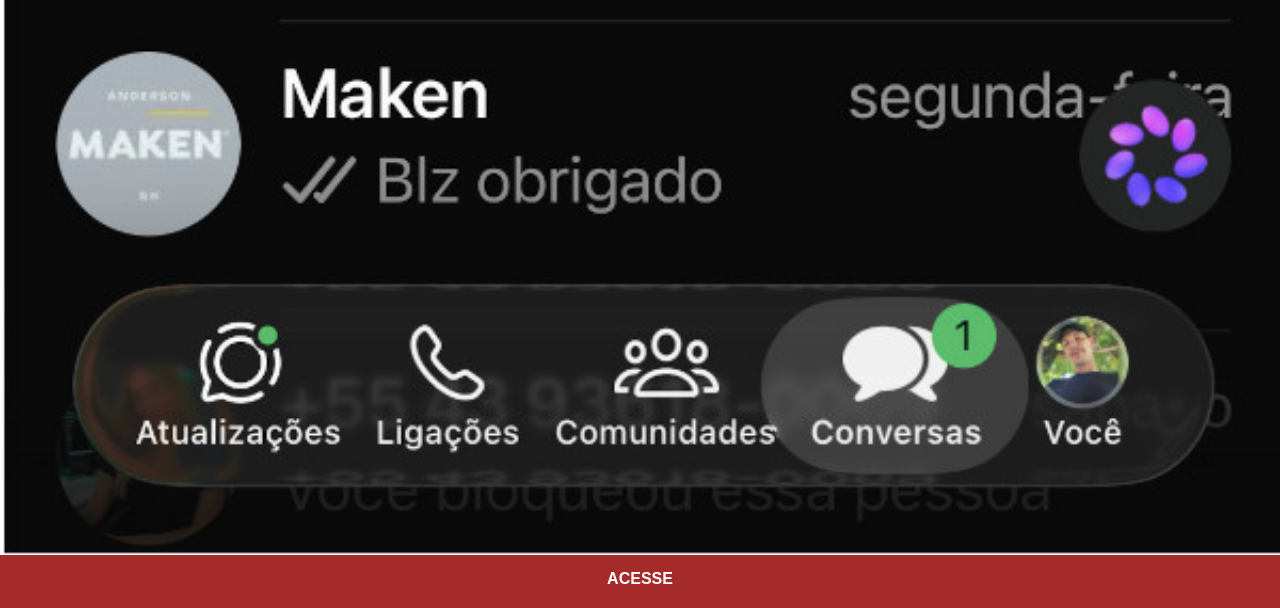
<file: whatsapp.html>
<!DOCTYPE html>
<html lang="pt-br">
<head>
    <meta charset="UTF-8">
    <meta name="viewport" content="width=device-width, initial-scale=1.0">
    <title>Whatsapp</title>
  <link rel="stylesheet" href="estilos/social.css">
</head>
<body>
    <img src="imagens/whatsapp.jpg" alt="whatsapp">
    <a href="https://web.whatsapp.com/" target="_blank">ACESSE</a>
</body>
</html>
</file>
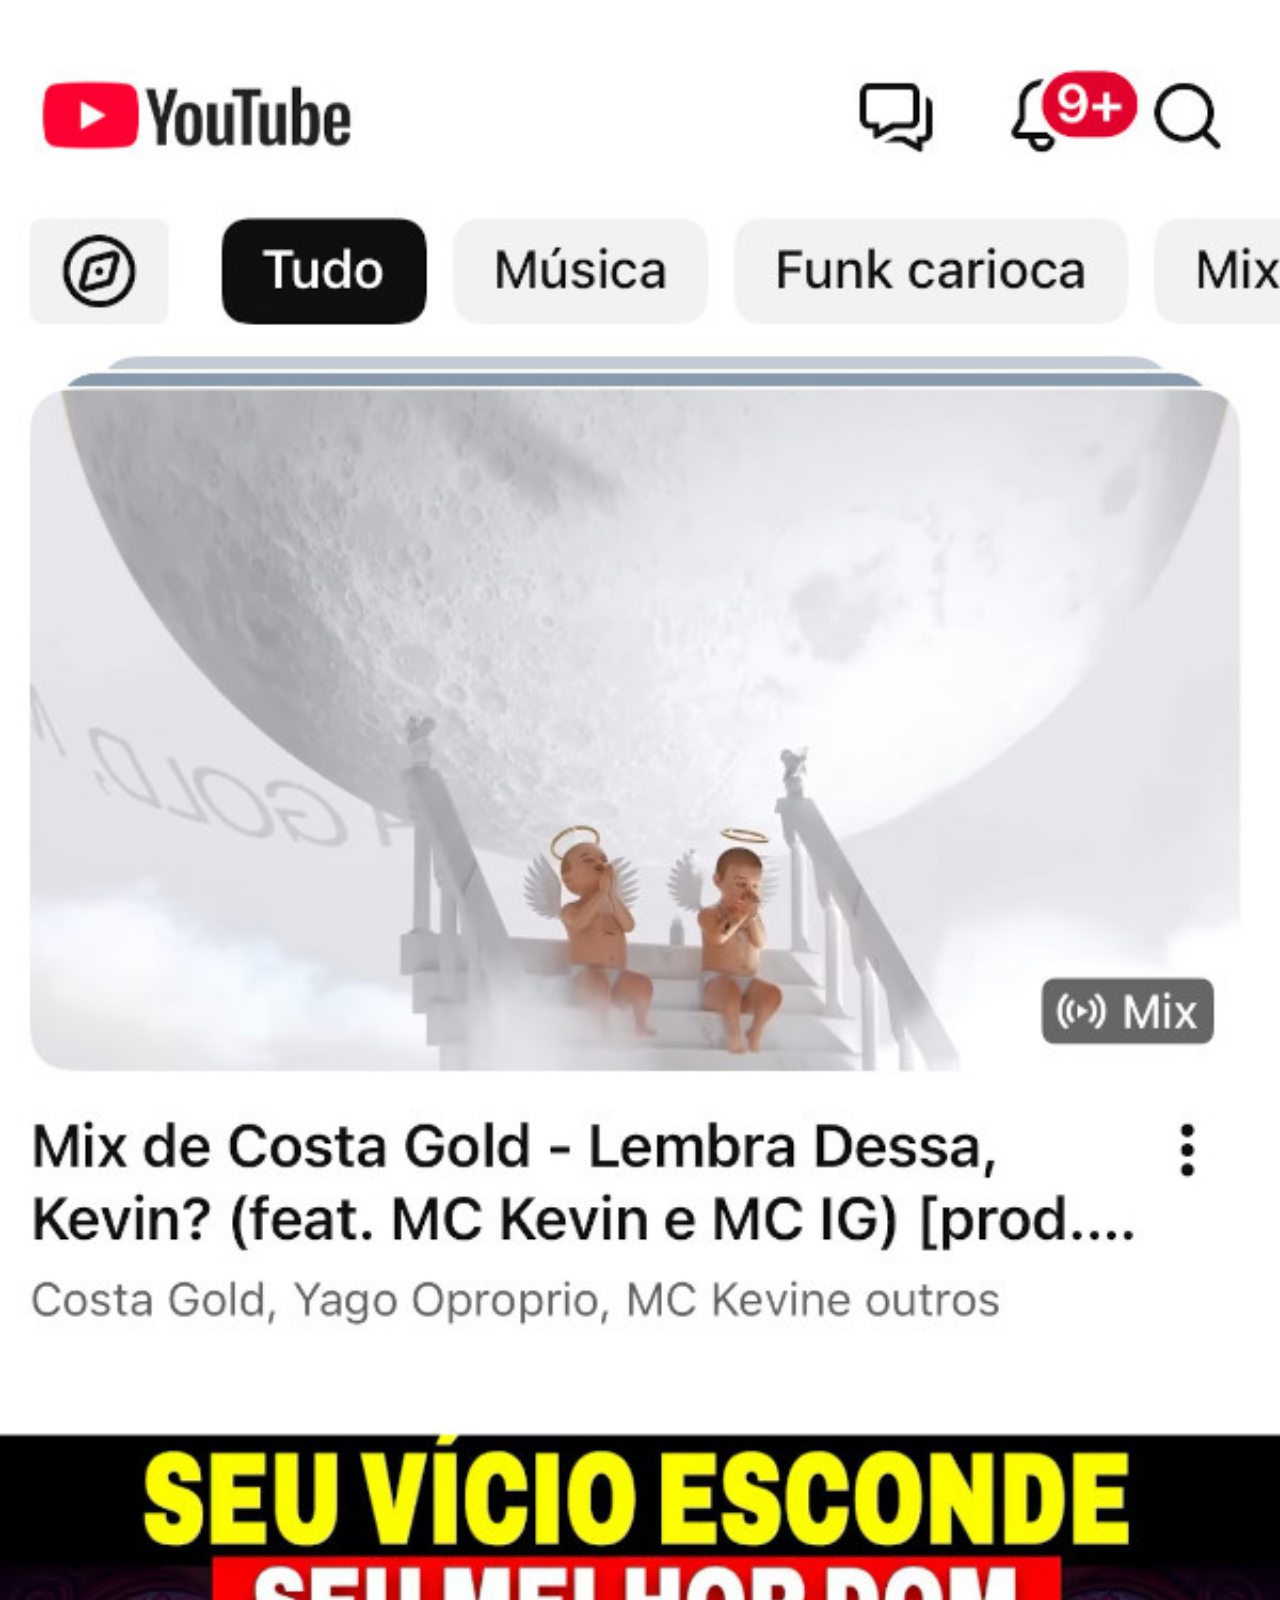
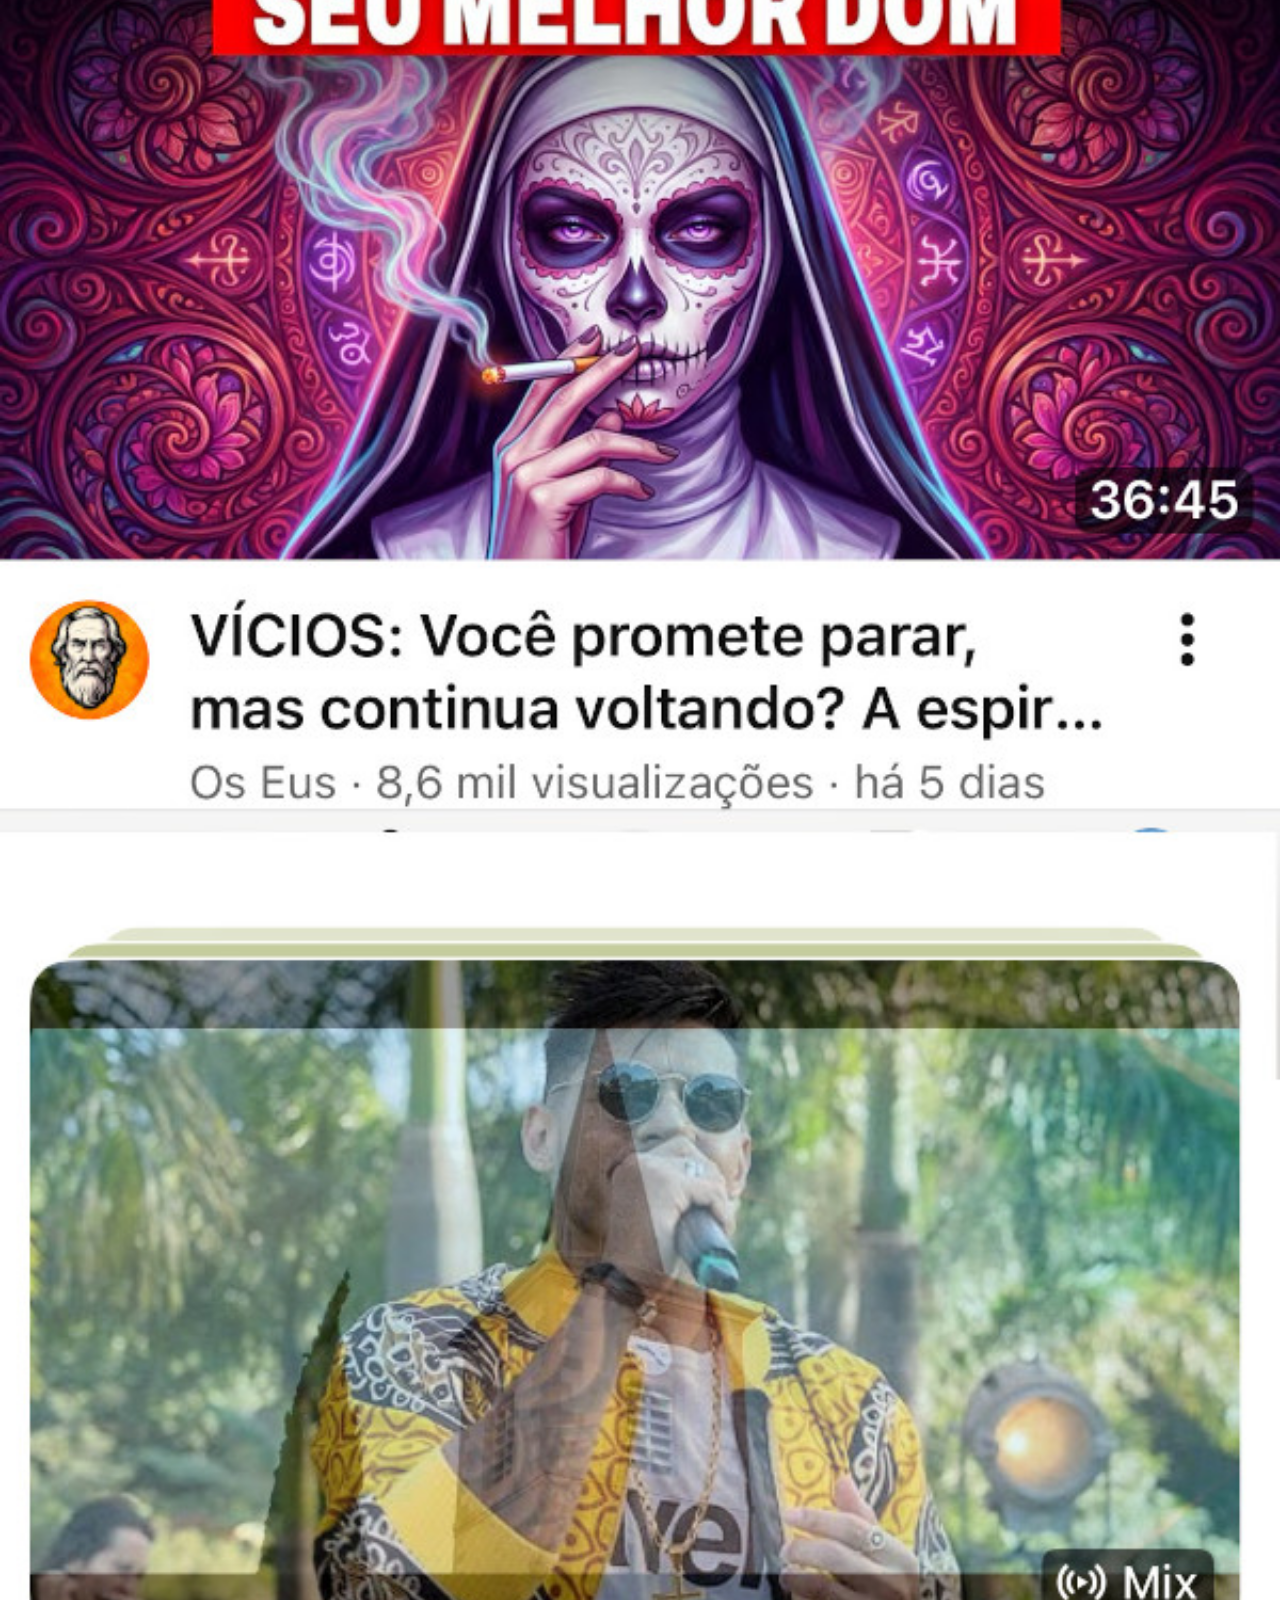
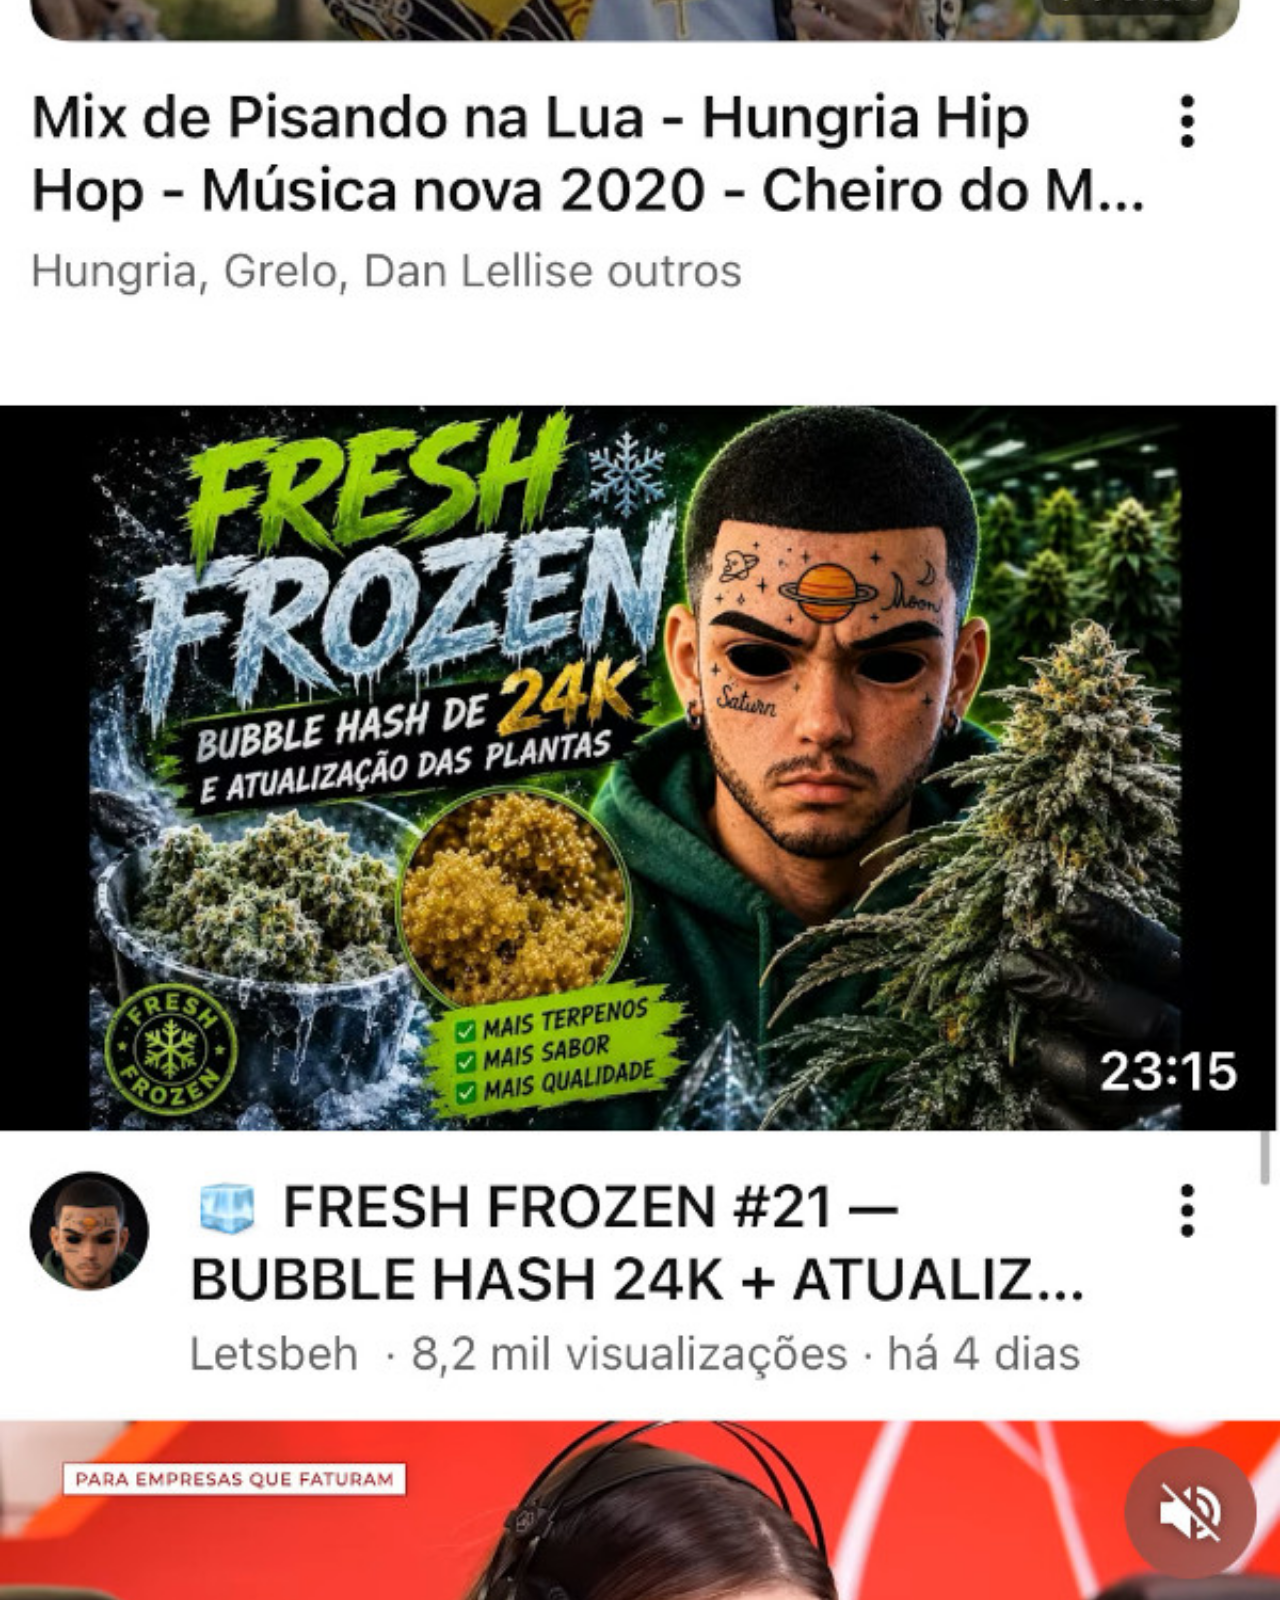
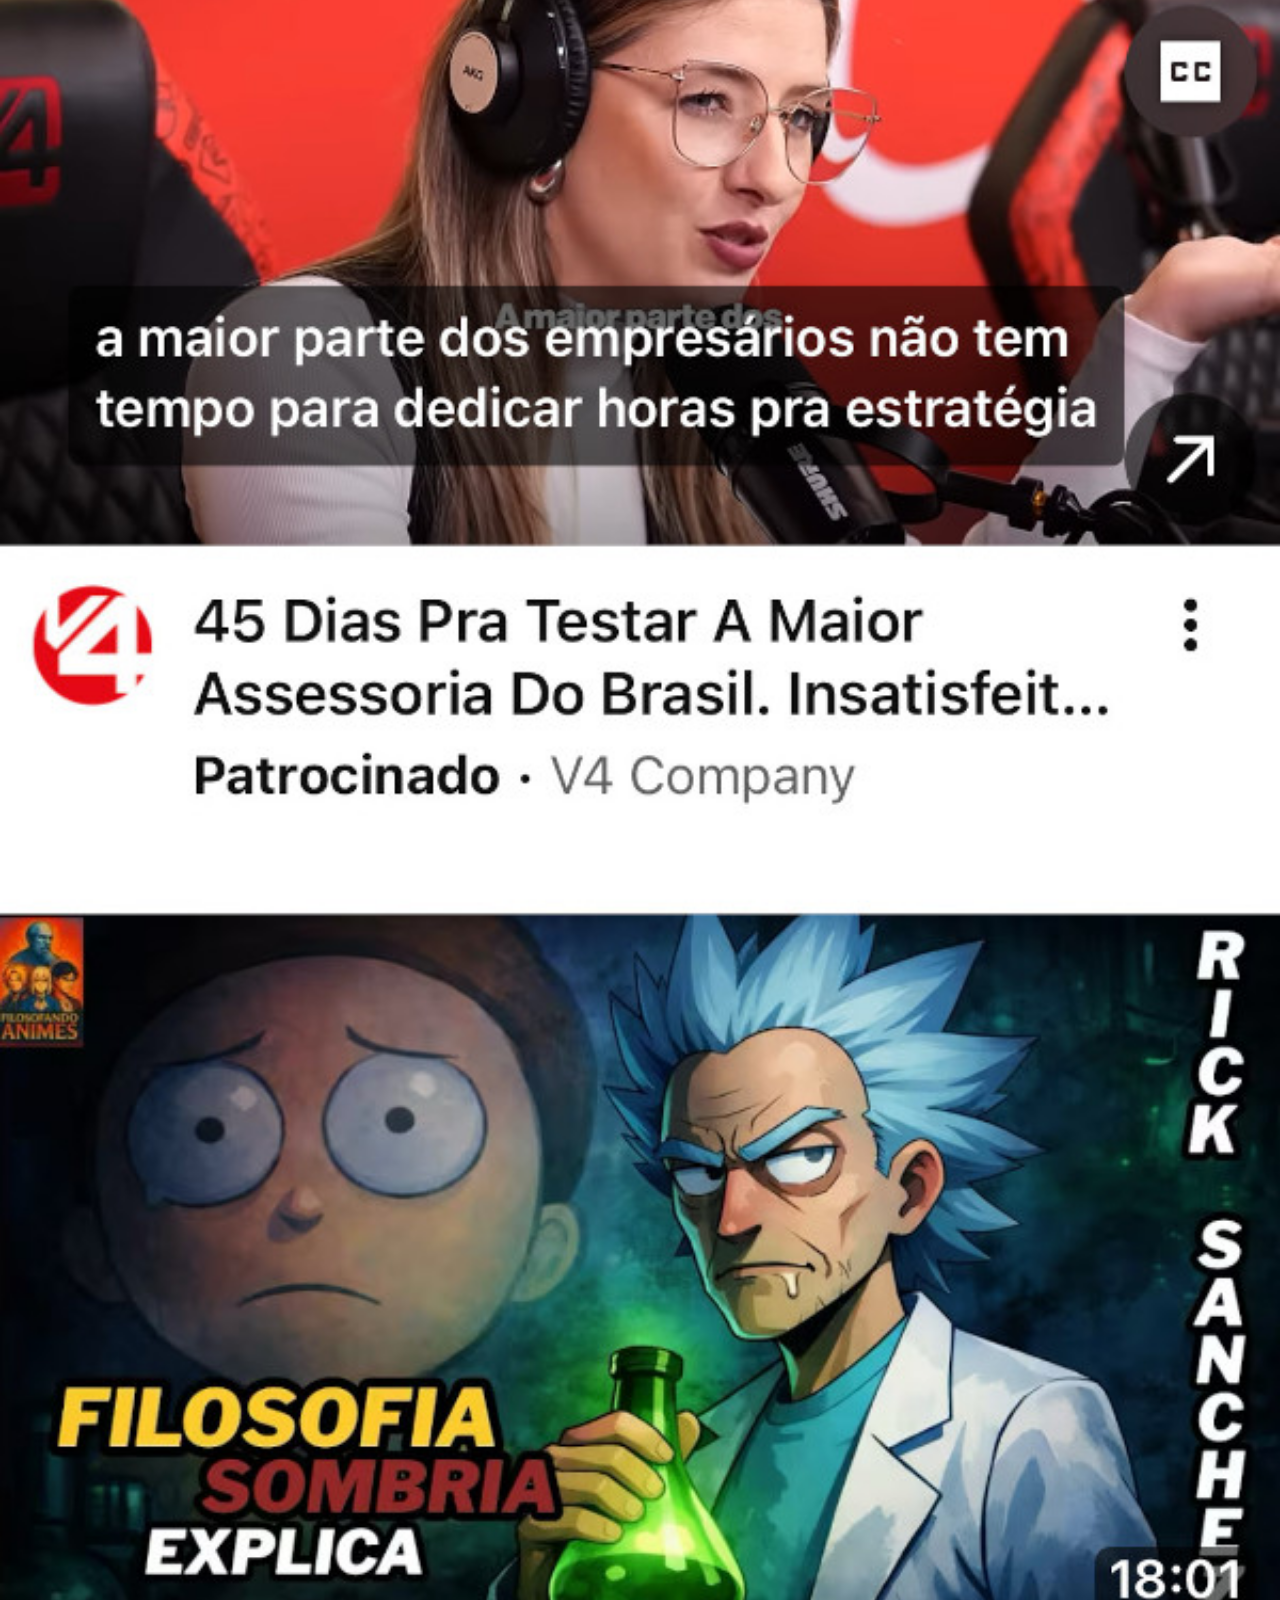
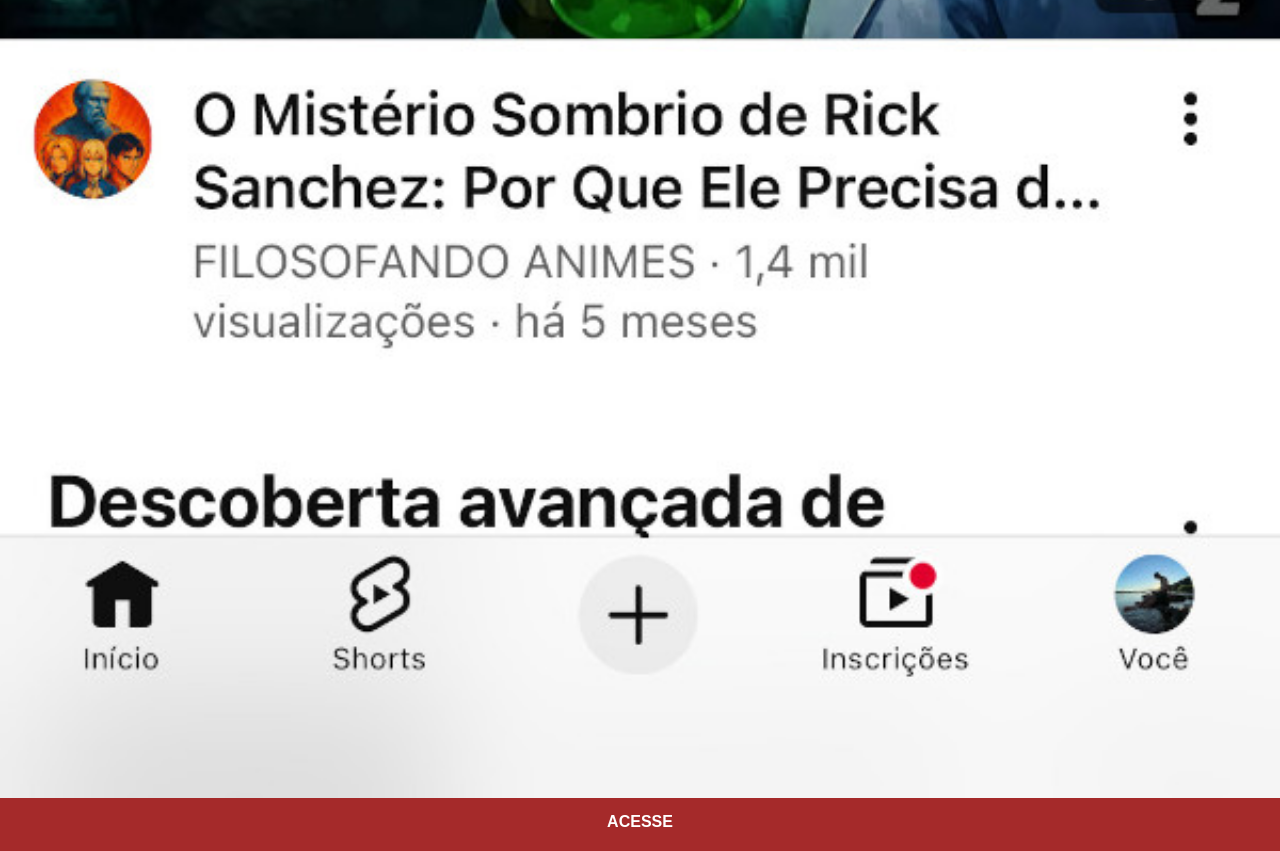
<file: youtube.html>
<!DOCTYPE html>
<html lang="pt-br">
<head>
    <meta charset="UTF-8">
    <meta name="viewport" content="width=, initial-scale=1.0">
    <title>youtube</title>
    <link rel="stylesheet" href="estilos/social.css">
</head>
<body>
   <img src="imagens/youtube.jpg" alt="youtube">
   <a href="https://www.youtube.com/" target="_blank">ACESSE</a>
</body>
</html>
</file>
<file: estilos/style.css>
@charset "UTF-8";

*{
    margin: 0px;
    padding: 0px;
    font-family: Arial, Helvetica, sans-serif;
}
html,body{
    height: 100vh;
    width: 100vw;

}
::-webkit-scrollbar{
    width: 0px;
    height: 0px;
}
body{
      background: url(../imagens/background2.avif) no-repeat top center;
      background-size: cover;
      background-attachment: fixed;
}
main{
    height: 100vh;
    position: relative;
}
section#telefone{
    position: absolute;
    top: 50%;
    left: 50%;
    transform: translate(-50%, -50%);

    height: 512px;
    width: 257px;
    background: url(../imagens/iframe\ iphone.png) no-repeat;
}
iframe#tela{
    position: relative;
    top: 9px;
    left: 9px;
    width: 235px;
    height: 488px;
    border-radius: 35px 35px 35px 35px;
}
#redes sociais{
text-align: right;


}
section#redes-sociais, img{
    width: 50px;
    margin: 10px;
    border-radius: 50%;
    box-shadow: (2px 2px 5px rgba(0, 0, 0, 0.304)
    );
    box-sizing: border-box;
   
}
section#redes sociais,img:hover{
   border: 2px solid yellow;
   transform: translate(5px 5px);
   box-shadow: 5px 5px 10px rgba(0, 0, 0, 0.296);
   transition: transform .3s, .8s;
}
</file>
<file: estilos/social.css>
@charset "UTF-8";
  *{
            margin: 0px;
            padding: 0px;
            font-family: Arial, Helvetica, sans-serif;
        }
        ::-webkit-scrollbar{
            width: 0px;
            height: 0px;
        }
        img{
         width: 100vw;
        }
        a{
            display: block;
            background-color: brown;
            text-align: center;
            color: white;
            padding: 20px;
            margin-top: -9px;
            font-weight: bolder;
            text-decoration: none;
            
        }
        a:hover{
            background-color: red;
        }
</file>
